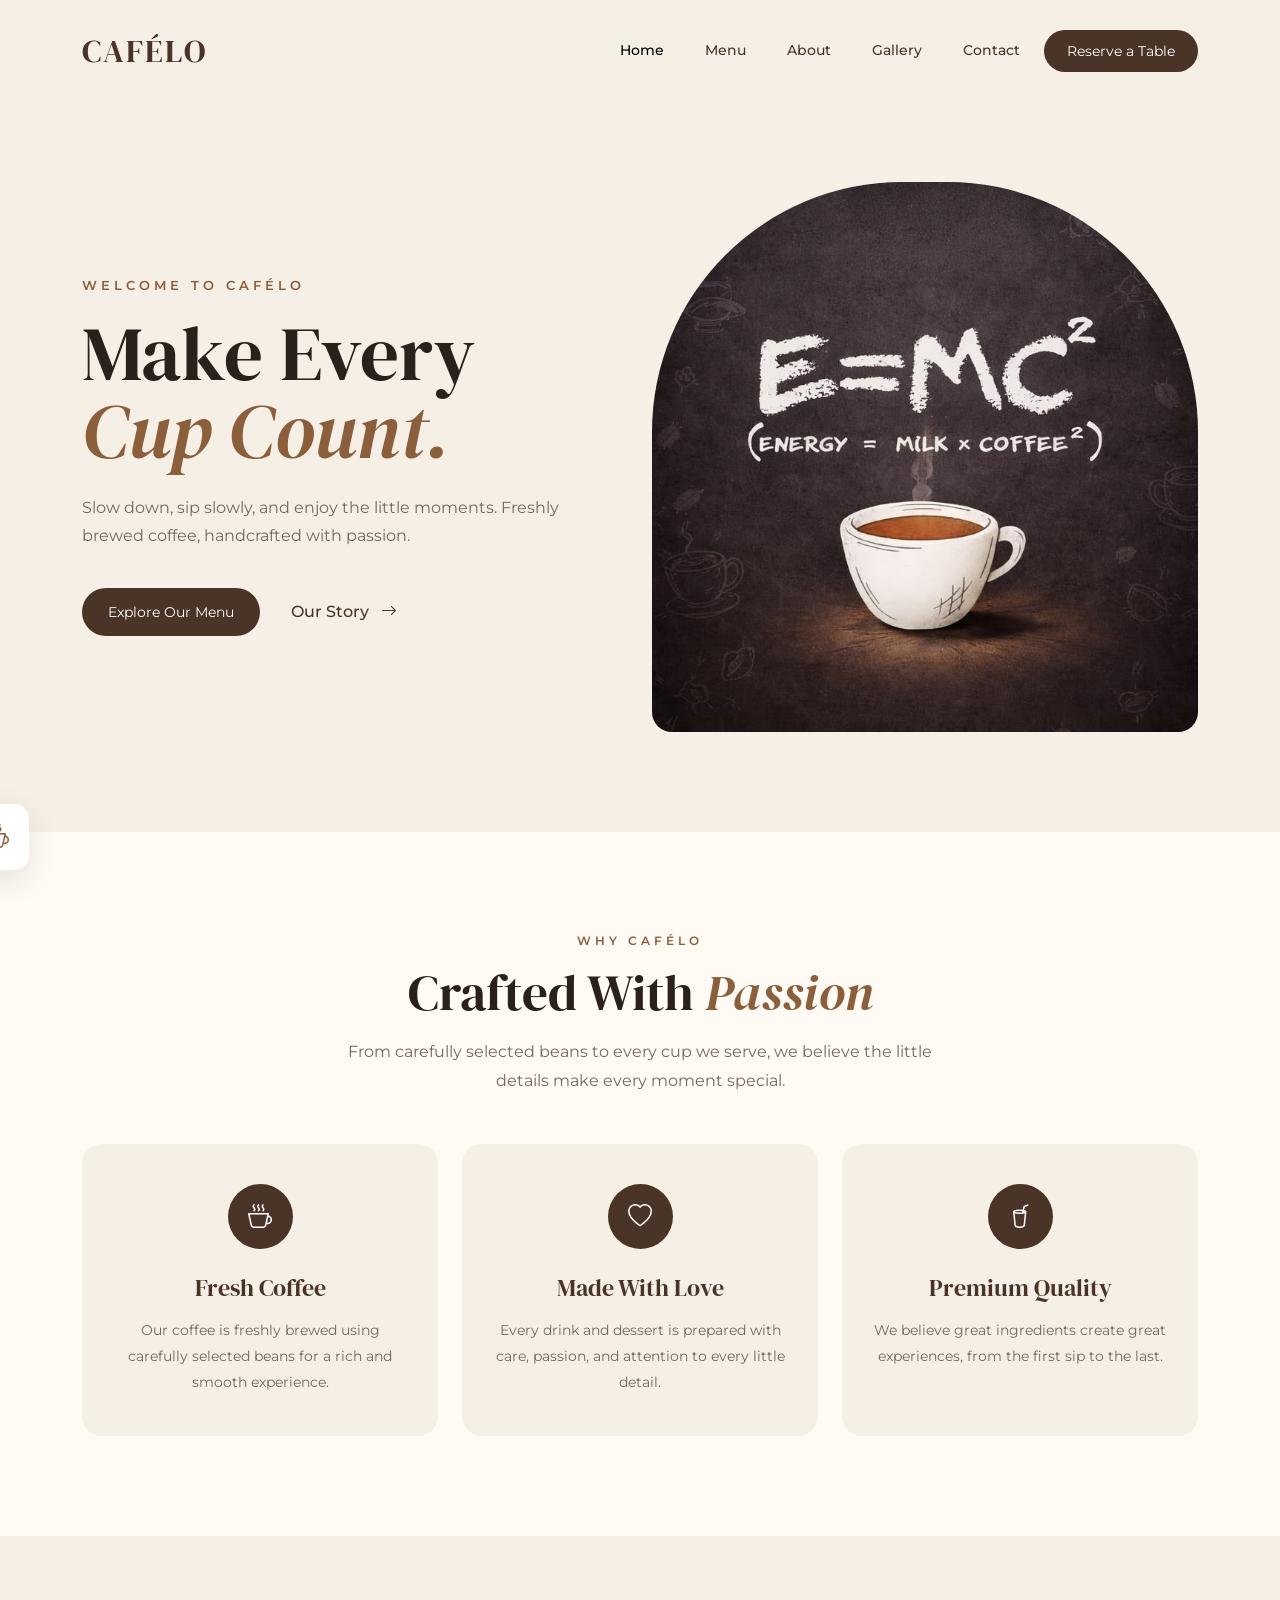
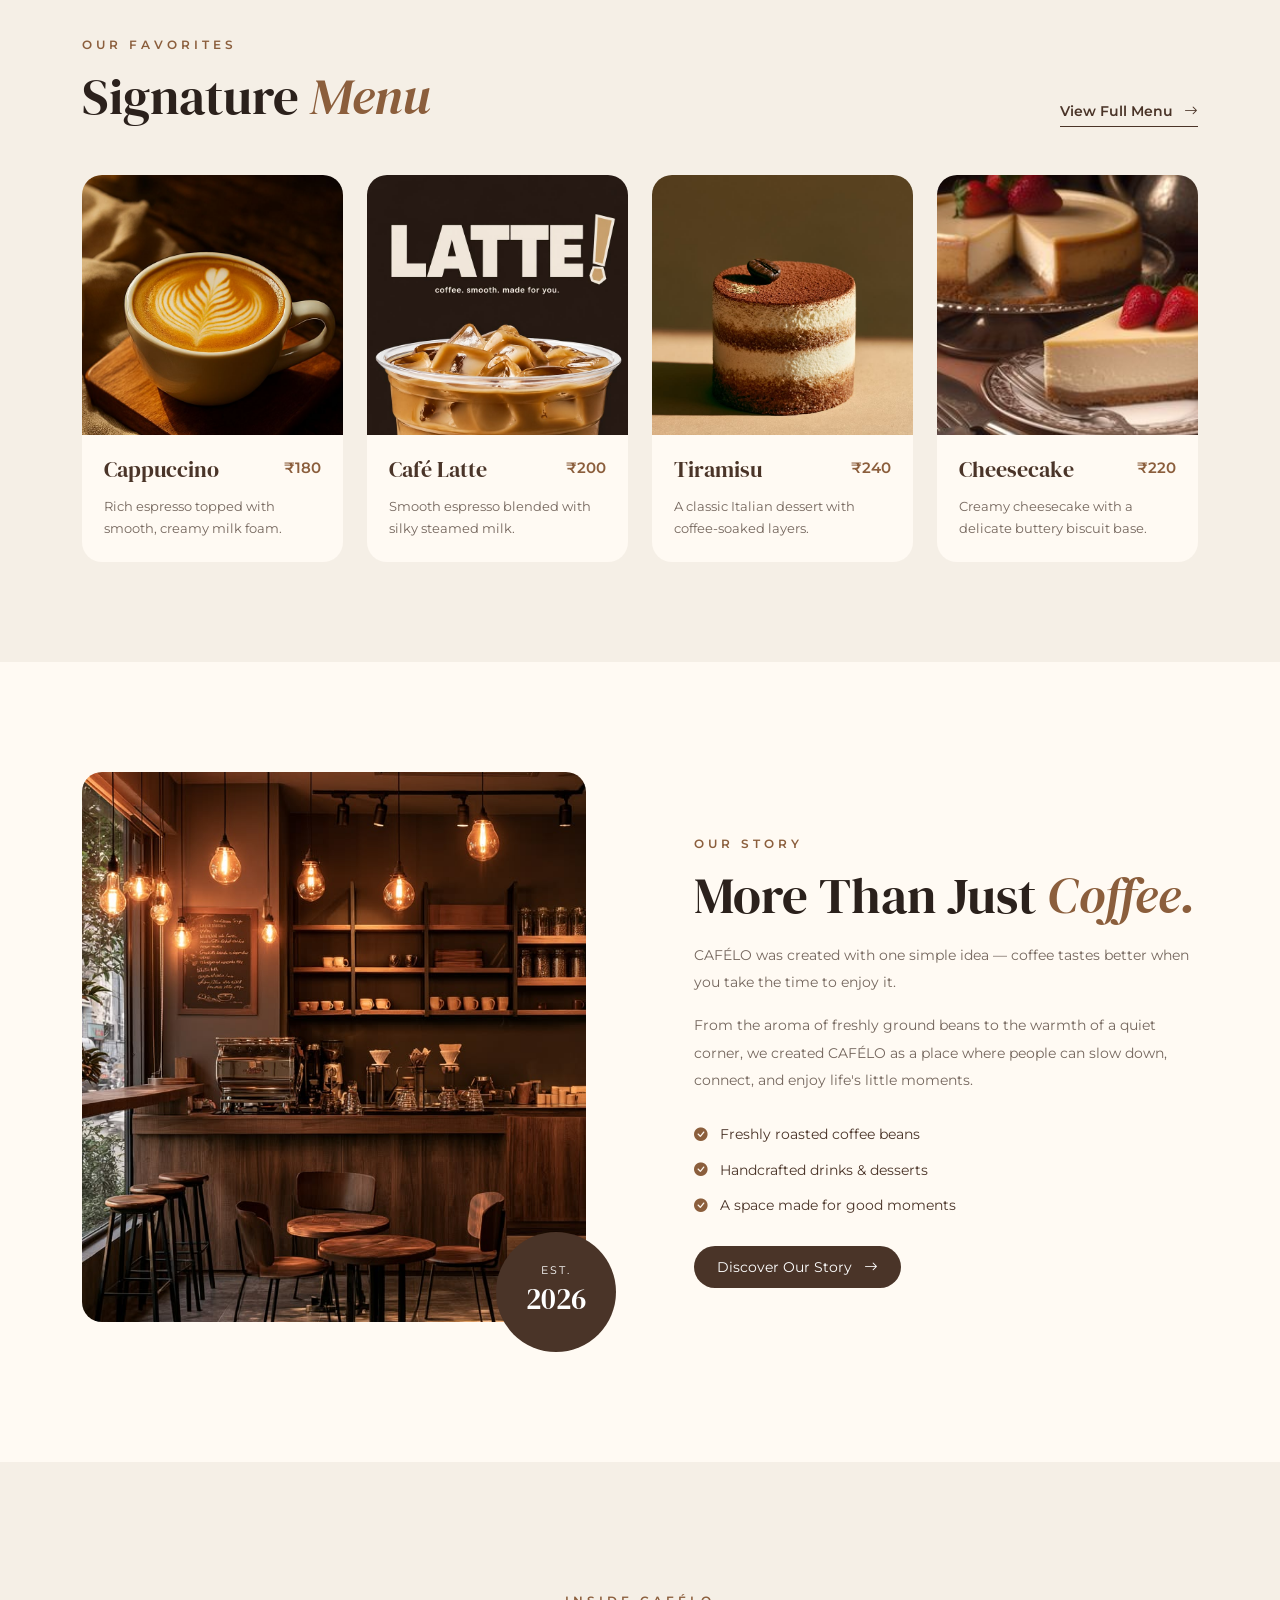
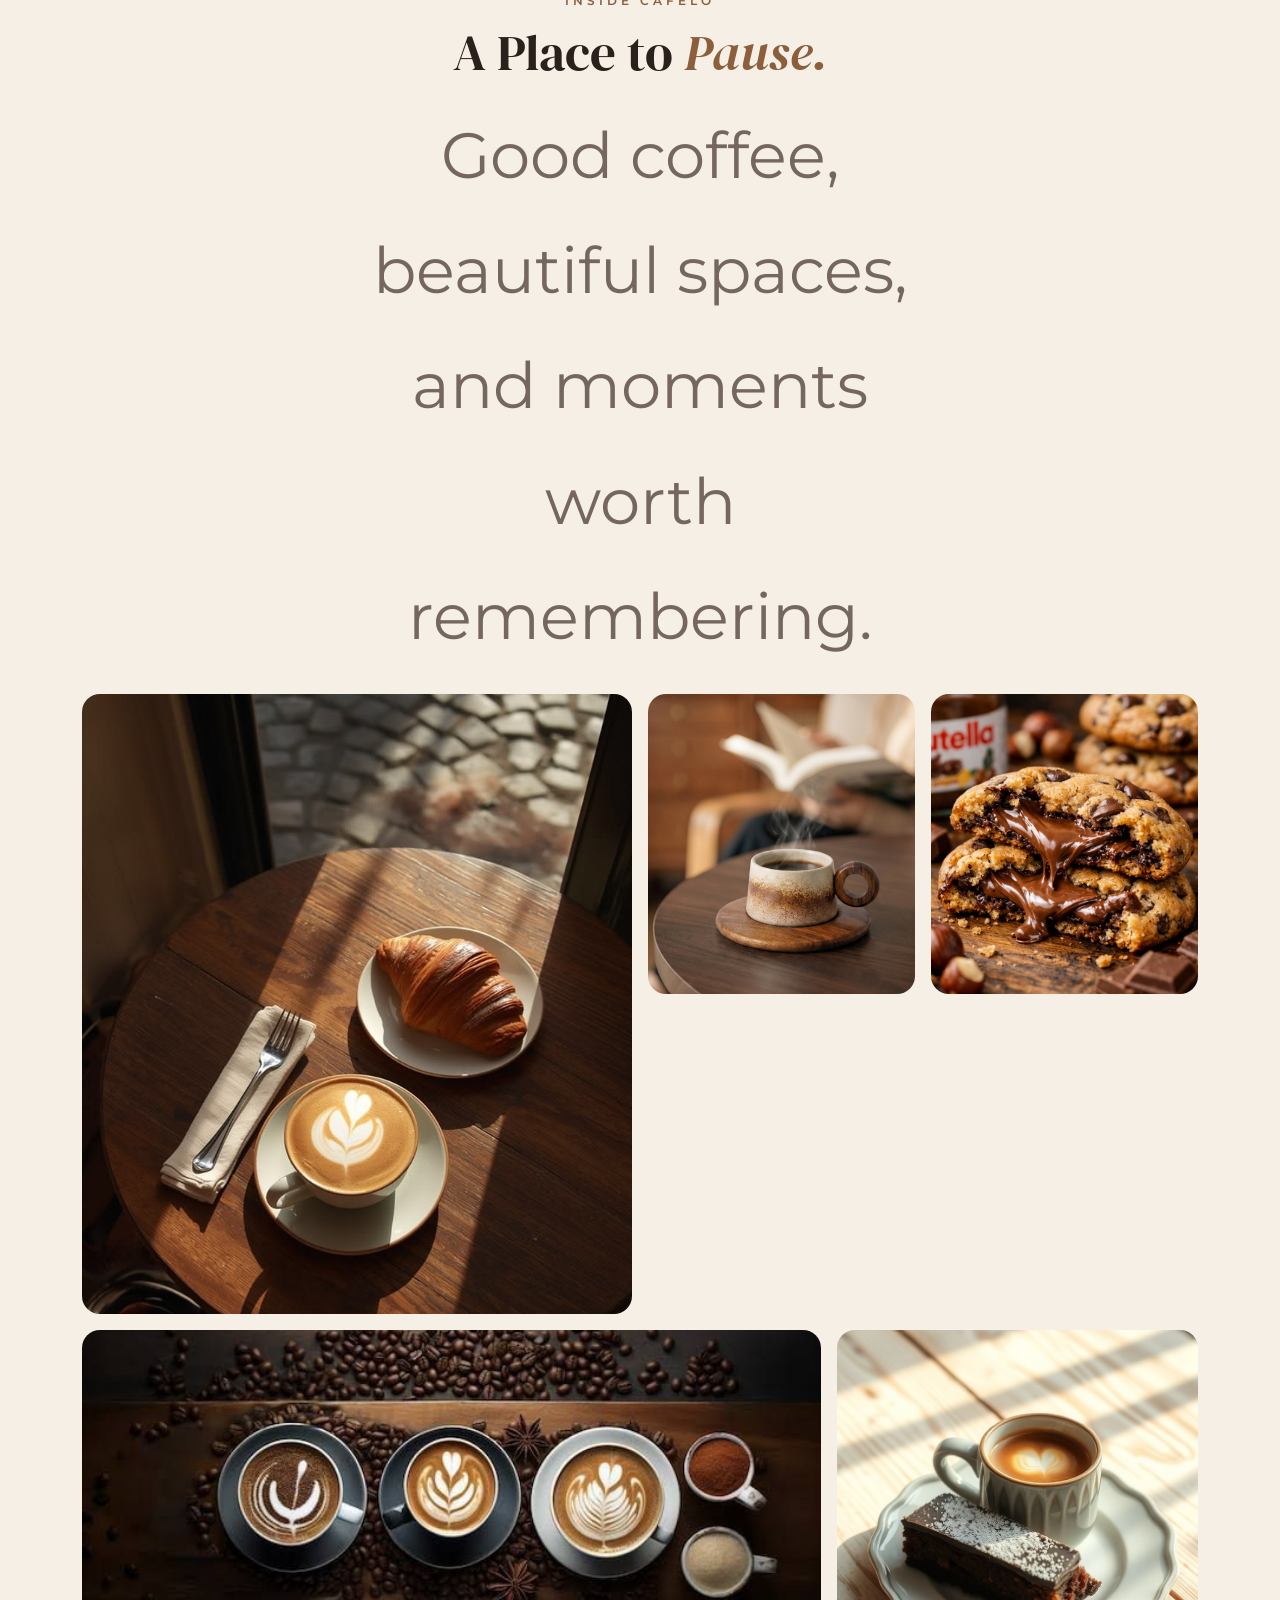
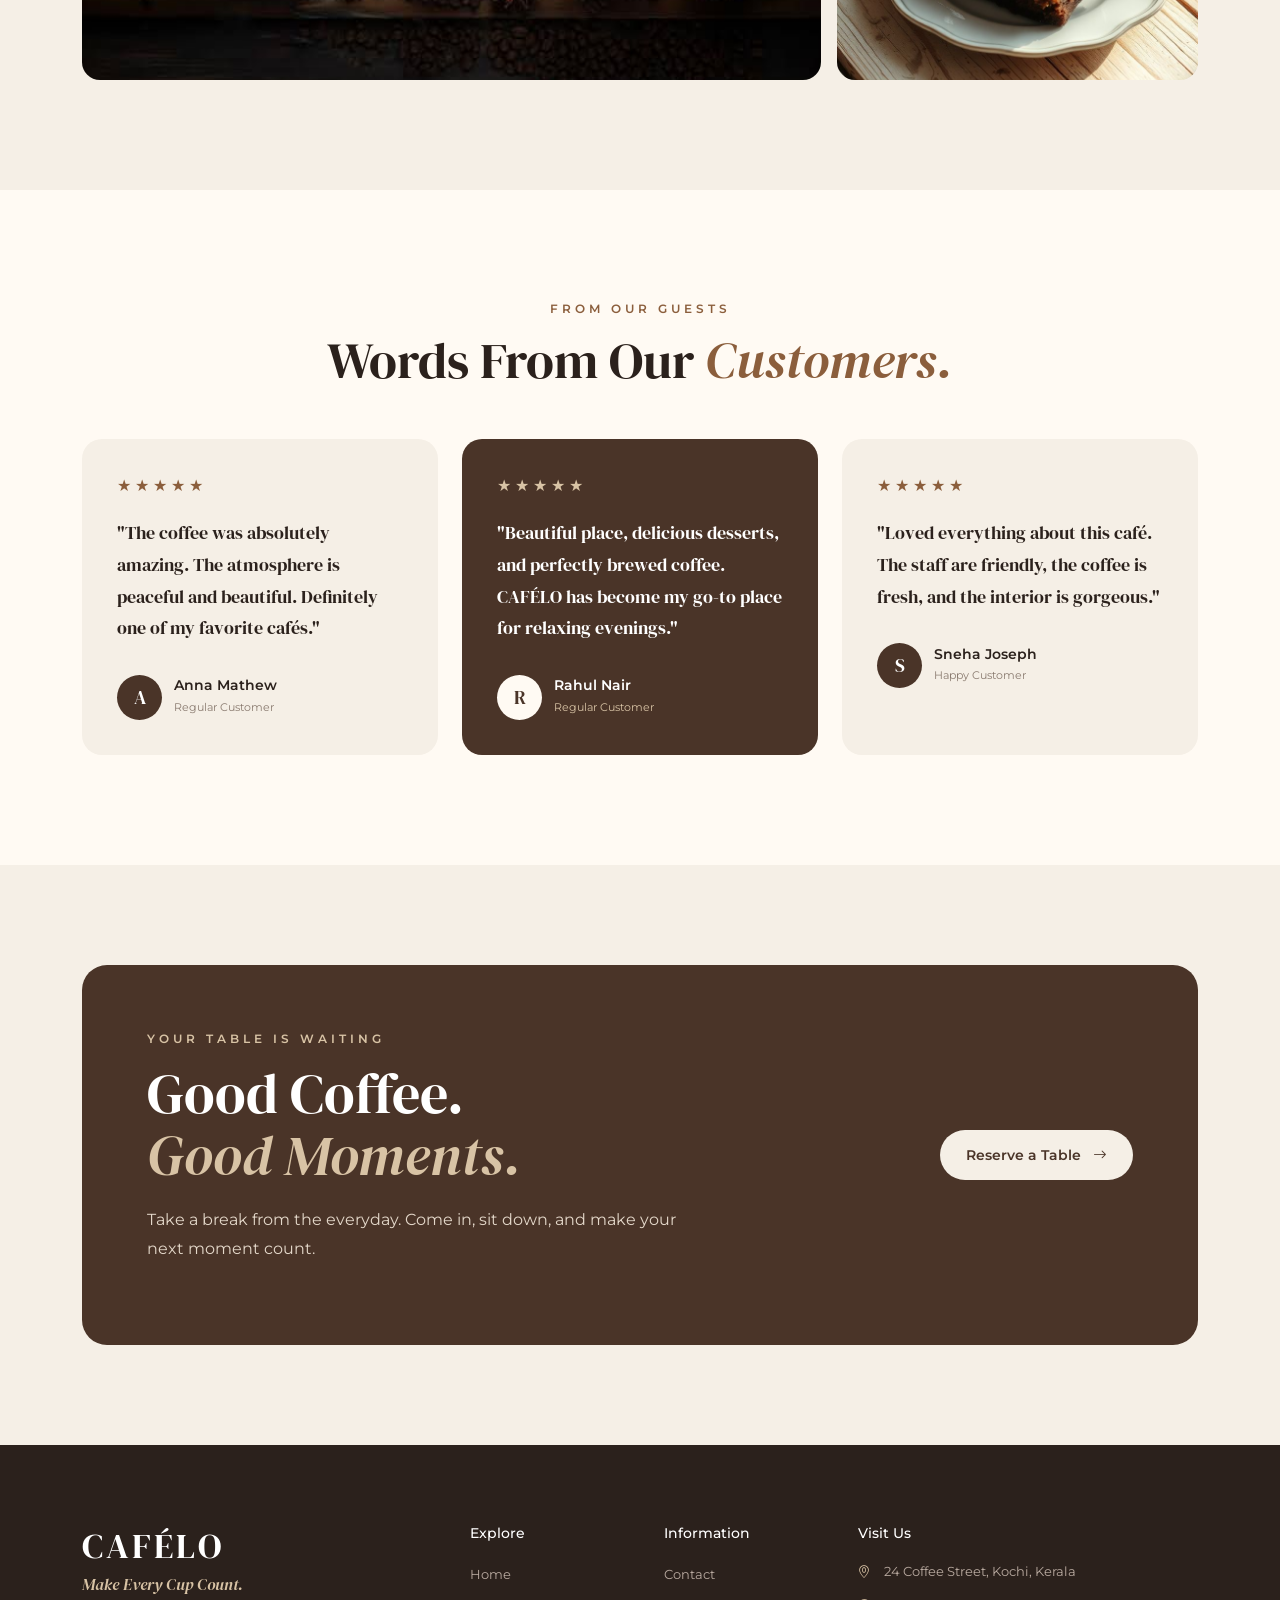
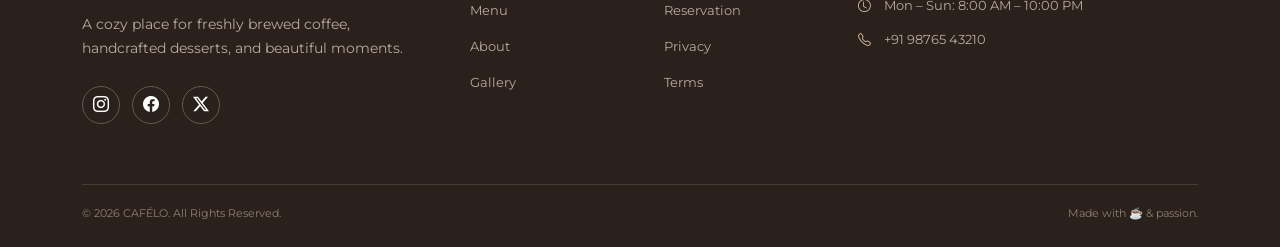
<file: index.html>
<!DOCTYPE html>
<html lang="en">

<head>

    <meta charset="UTF-8">

    <meta name="viewport" content="width=device-width, initial-scale=1.0">

    <title>CAFÉLO | Make Every Cup Count</title>

    <!-- Bootstrap CSS -->
    <link
        href="https://cdn.jsdelivr.net/npm/bootstrap@5.3.3/dist/css/bootstrap.min.css"
        rel="stylesheet">

    <!-- Bootstrap Icons -->
    <link
        rel="stylesheet"
        href="https://cdn.jsdelivr.net/npm/bootstrap-icons@1.11.3/font/bootstrap-icons.css">

    <!-- Google Font -->
    <link
        href="https://fonts.googleapis.com/css2?family=DM+Serif+Display&family=Montserrat:wght@400;500;600&display=swap"
        rel="stylesheet">

    <!-- Custom CSS -->
    <link rel="stylesheet" href="css/style.css">

</head>

<body>
    <nav class="navbar navbar-expand-lg cafe-navbar">

    <div class="container">

        <!-- Logo -->
        <a class="navbar-brand cafe-logo" href="index.html">
            CAFÉLO
        </a>

        <!-- Mobile menu button -->
        <button
            class="navbar-toggler"
            type="button"
            data-bs-toggle="collapse" 
            data-bs-target="#cafeNavbar">

            <i class="bi bi-list"></i>

        </button>

        <!-- Navigation -->
        <div class="collapse navbar-collapse" id="cafeNavbar">

            <ul class="navbar-nav ms-auto align-items-lg-center">

                <li class="nav-item">
                    <a class="nav-link active" href="index.html">
                        Home
                    </a>
                </li>

                <li class="nav-item">
                    <a class="nav-link" href="menu.html">
                        Menu
                    </a>
                </li>

                <li class="nav-item">
                    <a class="nav-link" href="about.html">
                        About
                    </a>
                </li>

                <li class="nav-item">
                    <a class="nav-link" href="gallery.html">
                        Gallery
                    </a>
                </li>

                <li class="nav-item">
                    <a class="nav-link" href="contact.html">
                        Contact
                    </a>
                </li>

                <li class="nav-item ms-lg-3">
                    <a class="btn cafe-btn" href="reservation.html">
                        Reserve a Table
                    </a>
                </li>

            </ul>

        </div>

    </div>

</nav>

<!-- =========================
     HERO SECTION
     ========================= -->

<section class="hero-section">

    <div class="container">

        <div class="row align-items-center">

            <!-- Left Content -->
            <div class="col-lg-6">

                <p class="hero-small-text">
                    WELCOME TO CAFÉLO
                </p>

                <h1 class="hero-title">
                    Make Every
                    <span>Cup Count.</span>
                </h1>

                <p class="hero-description">
                    Slow down, sip slowly, and enjoy the little moments.
                    Freshly brewed coffee, handcrafted with passion.
                </p>

                <div class="hero-buttons">

                    <a href="menu.html" class="btn cafe-btn hero-btn">
                        Explore Our Menu
                    </a>

                    <a href="about.html" class="btn story-btn">
                        Our Story
                        <i class="bi bi-arrow-right"></i>
                    </a>

                </div>

            </div>

            <!-- Right Image -->
            <div class="col-lg-6">

                <div class="hero-image">

                    <img
                        src="assets/coffee-hero.jpg"
                        alt="Freshly brewed coffee"
                        class="img-fluid hero-image">

                    <div class="hero-badge">

                        <i class="bi bi-cup-hot"></i>

                

                    </div>

                </div>

            </div>

        </div>

    </div>

</section>
<!-- =========================
     WHY CAFÉLO
     ========================= -->

<section class="why-section">

    <div class="container">

        <div class="text-center mb-5">

            <p class="section-subtitle">
                WHY CAFÉLO
            </p>

            <h2 class="section-title">
                Crafted With <span>Passion</span>
            </h2>

            <p class="section-description mx-auto">
                From carefully selected beans to every cup we serve,
                we believe the little details make every moment special.
            </p>

        </div>

        <div class="row g-4">

            <!-- Card 1 -->
            <div class="col-md-4">

                <div class="feature-card">

                    <div class="feature-icon">
                        <i class="bi bi-cup-hot"></i>
                    </div>

                    <h3>Fresh Coffee</h3>

                    <p>
                        Our coffee is freshly brewed using carefully
                        selected beans for a rich and smooth experience.
                    </p>

                </div>

            </div>

            <!-- Card 2 -->
            <div class="col-md-4">

                <div class="feature-card">

                    <div class="feature-icon">
                        <i class="bi bi-heart"></i>
                    </div>

                    <h3>Made With Love</h3>

                    <p>
                        Every drink and dessert is prepared with care,
                        passion, and attention to every little detail.
                    </p>

                </div>

            </div>

            <!-- Card 3 -->
            <div class="col-md-4">

                <div class="feature-card">

                    <div class="feature-icon">
                        <i class="bi bi-cup-straw"></i>
                    </div>

                    <h3>Premium Quality</h3>

                    <p>
                        We believe great ingredients create great
                        experiences, from the first sip to the last.
                    </p>

                </div>

            </div>

        </div>

    </div>

</section>

<!-- =========================
     SIGNATURE MENU
     ========================= -->

<section class="menu-section">

    <div class="container">

        <!-- Section Heading -->
        <div class="d-flex justify-content-between align-items-end mb-5">

            <div>
                <p class="section-subtitle">OUR FAVORITES</p>

                <h2 class="section-title mb-0">
                    Signature <span>Menu</span>
                </h2>
            </div>

            <a href="menu.html" class="menu-link">
                View Full Menu
                <i class="bi bi-arrow-right"></i>
            </a>

        </div>


        <!-- Menu Cards -->
        <div class="row g-4">

            <!-- Coffee 1 -->
            <div class="col-lg-3 col-md-6">

                <div class="menu-card">

                    <div class="menu-image">
                        <img src="assets/cappuccino.jpg"
                             alt="Cappuccino"
                             class="img-fluid">
                    </div>

                    <div class="menu-content">

                        <div class="d-flex justify-content-between">

                            <h3>Cappuccino</h3>

                            <span>₹180</span>

                        </div>

                        <p>
                            Rich espresso topped with smooth,
                            creamy milk foam.
                        </p>

                    </div>

                </div>

            </div>


            <!-- Coffee 2 -->
            <div class="col-lg-3 col-md-6">

                <div class="menu-card">

                    <div class="menu-image">
                        <img src="assets/latte.jpg"
                             alt="Café Latte"
                             class="img-fluid">
                    </div>

                    <div class="menu-content">

                        <div class="d-flex justify-content-between">

                            <h3>Café Latte</h3>

                            <span>₹200</span>

                        </div>

                        <p>
                            Smooth espresso blended with
                            silky steamed milk.
                        </p>

                    </div>

                </div>

            </div>


            <!-- Dessert -->
            <div class="col-lg-3 col-md-6">

                <div class="menu-card">

                    <div class="menu-image">
                        <img src="assets/tiramisu.jpg"
                             alt="Tiramisu"
                             class="img-fluid">
                    </div>

                    <div class="menu-content">

                        <div class="d-flex justify-content-between">

                            <h3>Tiramisu</h3>

                            <span>₹240</span>

                        </div>

                        <p>
                            A classic Italian dessert with
                            coffee-soaked layers.
                        </p>

                    </div>

                </div>

            </div>


            <!-- Dessert 2 -->
            <div class="col-lg-3 col-md-6">

                <div class="menu-card">

                    <div class="menu-image">
                        <img src="assets/cheesecake.jpg"
                             alt="Cheesecake"
                             class="img-fluid">
                    </div>

                    <div class="menu-content">

                        <div class="d-flex justify-content-between">

                            <h3>Cheesecake</h3>

                            <span>₹220</span>

                        </div>

                        <p>
                            Creamy cheesecake with a delicate
                            buttery biscuit base.
                        </p>

                    </div>

                </div>

            </div>

        </div>

    </div>

</section>
<!-- =========================
     OUR STORY
     ========================= -->

<section class="story-section">

    <div class="container">

        <div class="row align-items-center g-5">

            <!-- Image -->
            <div class="col-lg-6">

                <div class="story-image-wrapper">

                    <img
                        src="assets/cafe-interior.jpg"
                        alt="CAFÉLO cafe interior"
                        class="img-fluid story-image">

                    <div class="story-number">
                        <span>EST.</span>
                        <strong>2026</strong>
                    </div>

                </div>

            </div>


            <!-- Content -->
            <div class="col-lg-6">

                <div class="story-content">

                    <p class="section-subtitle">
                        OUR STORY
                    </p>

                    <h2 class="section-title">
                        More Than Just
                        <span>Coffee.</span>
                    </h2>

                    <p>
                        CAFÉLO was created with one simple idea —
                        coffee tastes better when you take the time
                        to enjoy it.
                    </p>

                    <p>
                        From the aroma of freshly ground beans to the
                        warmth of a quiet corner, we created CAFÉLO
                        as a place where people can slow down,
                        connect, and enjoy life's little moments.
                    </p>

                    <div class="story-points">

                        <div class="story-point">
                            <i class="bi bi-check-circle-fill"></i>
                            <span>Freshly roasted coffee beans</span>
                        </div>

                        <div class="story-point">
                            <i class="bi bi-check-circle-fill"></i>
                            <span>Handcrafted drinks & desserts</span>
                        </div>

                        <div class="story-point">
                            <i class="bi bi-check-circle-fill"></i>
                            <span>A space made for good moments</span>
                        </div>

                    </div>

                    <a href="about.html" class="btn cafe-btn story-main-btn">
                        Discover Our Story
                        <i class="bi bi-arrow-right"></i>
                    </a>

                </div>

            </div>

        </div>

    </div>

</section>
<!-- =========================
     GALLERY
     ========================= -->

<section class="gallery-section">

    <div class="container">

        <!-- Heading -->
        <div class="text-center gallery-heading">

            <p class="section-subtitle">
                INSIDE CAFÉLO
            </p>

            <h2 class="section-title">
                A Place to <span>Pause.</span>
            </h2>

            <p class="section-description mx-auto">
                Good coffee, beautiful spaces, and moments worth
                remembering.
            </p>

        </div>


        <!-- Gallery -->
        <div class="row g-3 gallery-grid">

            <!-- Large Image -->
            <div class="col-lg-6">

                <div class="gallery-item gallery-large">

                    <img
                        src="assets/gallery-1.jpg"
                        alt="CAFÉLO coffee">

                    <div class="gallery-overlay">
                        <span>Freshly Brewed</span>
                    </div>

                </div>

            </div>


            <!-- Right Top -->
            <div class="col-lg-3 col-md-6">

                <div class="gallery-item">

                    <img
                        src="assets/gallery-2.jpg"
                        alt="Coffee cup">

                    <div class="gallery-overlay">
                        <span>Everyday Moments</span>
                    </div>

                </div>

            </div>


            <!-- Right Bottom -->
            <div class="col-lg-3 col-md-6">

                <div class="gallery-item">

                    <img
                        src="assets/gallery-3.jpg"
                        alt="Cafe dessert">

                    <div class="gallery-overlay">
                        <span>Sweet Moments</span>
                    </div>

                </div>

            </div>


            <!-- Bottom Wide -->
            <div class="col-lg-8">

                <div class="gallery-item gallery-wide">

                    <img
                        src="assets/gallery-4.jpg"
                        alt="Cafe interior">

                    <div class="gallery-overlay">
                        <span>The CAFÉLO Experience</span>
                    </div>

                </div>

            </div>


            <!-- Bottom Small -->
            <div class="col-lg-4">

                <div class="gallery-item gallery-wide">

                    <img
                        src="assets/gallery-5.jpg"
                        alt="Coffee and dessert">

                    <div class="gallery-overlay">
                        <span>Made With Love</span>
                    </div>

                </div>

            </div>

        </div>

    </div>

</section>
<!-- =========================
     CUSTOMER REVIEWS
     ========================= -->

<section class="reviews-section">

    <div class="container">

        <div class="text-center mb-5">

            <p class="section-subtitle">
                FROM OUR GUESTS
            </p>

            <h2 class="section-title">
                Words From Our <span>Customers.</span>
            </h2>

        </div>


        <div class="row g-4">

            <!-- Review 1 -->
            <div class="col-lg-4">

                <div class="review-card">

                    <div class="stars">
                        ★★★★★
                    </div>

                    <p class="review-text">
                        "The coffee was absolutely amazing. The
                        atmosphere is peaceful and beautiful.
                        Definitely one of my favorite cafés."
                    </p>

                    <div class="review-user">

                        <div class="user-avatar">
                            A
                        </div>

                        <div>
                            <h4>Anna Mathew</h4>
                            <small>Regular Customer</small>
                        </div>

                    </div>

                </div>

            </div>


            <!-- Review 2 -->
            <div class="col-lg-4">

                <div class="review-card featured-review">

                    <div class="stars">
                        ★★★★★
                    </div>

                    <p class="review-text">
                        "Beautiful place, delicious desserts, and
                        perfectly brewed coffee. CAFÉLO has become
                        my go-to place for relaxing evenings."
                    </p>

                    <div class="review-user">

                        <div class="user-avatar">
                            R
                        </div>

                        <div>
                            <h4>Rahul Nair</h4>
                            <small>Regular Customer</small>
                        </div>

                    </div>

                </div>

            </div>


            <!-- Review 3 -->
            <div class="col-lg-4">

                <div class="review-card">

                    <div class="stars">
                        ★★★★★
                    </div>

                    <p class="review-text">
                        "Loved everything about this café. The staff
                        are friendly, the coffee is fresh, and the
                        interior is gorgeous."
                    </p>

                    <div class="review-user">

                        <div class="user-avatar">
                            S
                        </div>

                        <div>
                            <h4>Sneha Joseph</h4>
                            <small>Happy Customer</small>
                        </div>

                    </div>

                </div>

            </div>

        </div>

    </div>

</section>

<!-- =========================
     RESERVATION CTA
     ========================= -->

<section class="reservation-section">

    <div class="container">

        <div class="reservation-box">

            <div class="row align-items-center">

                <div class="col-lg-8">

                    <p class="reservation-subtitle">
                        YOUR TABLE IS WAITING
                    </p>

                    <h2>
                        Good Coffee.
                        <br>
                        <span>Good Moments.</span>
                    </h2>

                    <p>
                        Take a break from the everyday.
                        Come in, sit down, and make your
                        next moment count.
                    </p>

                </div>

                <div class="col-lg-4 text-lg-end mt-4 mt-lg-0">

                    <a href="reservation.html"
                       class="btn reservation-btn">

                        Reserve a Table
                        <i class="bi bi-arrow-right"></i>

                    </a>

                </div>

            </div>

        </div>

    </div>

</section>

<!-- =========================
     FOOTER
     ========================= -->

<footer class="cafe-footer">

    <div class="container">

        <div class="row g-5">

            <!-- Brand -->
            <div class="col-lg-4">

                <h2 class="footer-logo">
                    CAFÉLO
                </h2>

                <p class="footer-tagline">
                    Make Every Cup Count.
                </p>

                <p class="footer-description">
                    A cozy place for freshly brewed coffee,
                    handcrafted desserts, and beautiful moments.
                </p>

                <div class="social-icons">

                    <a href="#">
                        <i class="bi bi-instagram"></i>
                    </a>

                    <a href="#">
                        <i class="bi bi-facebook"></i>
                    </a>

                    <a href="#">
                        <i class="bi bi-twitter-x"></i>
                    </a>

                </div>

            </div>


            <!-- Quick Links -->
            <div class="col-6 col-lg-2">

                <h5>Explore</h5>

                <ul>

                    <li>
                        <a href="index.html">Home</a>
                    </li>

                    <li>
                        <a href="menu.html">Menu</a>
                    </li>

                    <li>
                        <a href="about.html">About</a>
                    </li>

                    <li>
                        <a href="gallery.html">Gallery</a>
                    </li>

                </ul>

            </div>


            <!-- Information -->
            <div class="col-6 col-lg-2">

                <h5>Information</h5>

                <ul>

                    <li>
                        <a href="contact.html">Contact</a>
                    </li>

                    <li>
                        <a href="reservation.html">Reservation</a>
                    </li>

                    <li>
                        <a href="#">Privacy</a>
                    </li>

                    <li>
                        <a href="#">Terms</a>
                    </li>

                </ul>

            </div>


            <!-- Contact -->
            <div class="col-lg-4">

                <h5>Visit Us</h5>

                <div class="footer-contact">

                    <p>
                        <i class="bi bi-geo-alt"></i>
                        24 Coffee Street, Kochi, Kerala
                    </p>

                    <p>
                        <i class="bi bi-clock"></i>
                        Mon – Sun: 8:00 AM – 10:00 PM
                    </p>

                    <p>
                        <i class="bi bi-telephone"></i>
                        +91 98765 43210
                    </p>

                </div>

            </div>

        </div>


        <!-- Bottom -->
        <div class="footer-bottom">

            <p>
                © 2026 CAFÉLO. All Rights Reserved.
            </p>

            <p>
                Made with ☕ & passion.
            </p>

        </div>

    </div>

</footer>
</body>

</html>
</file>
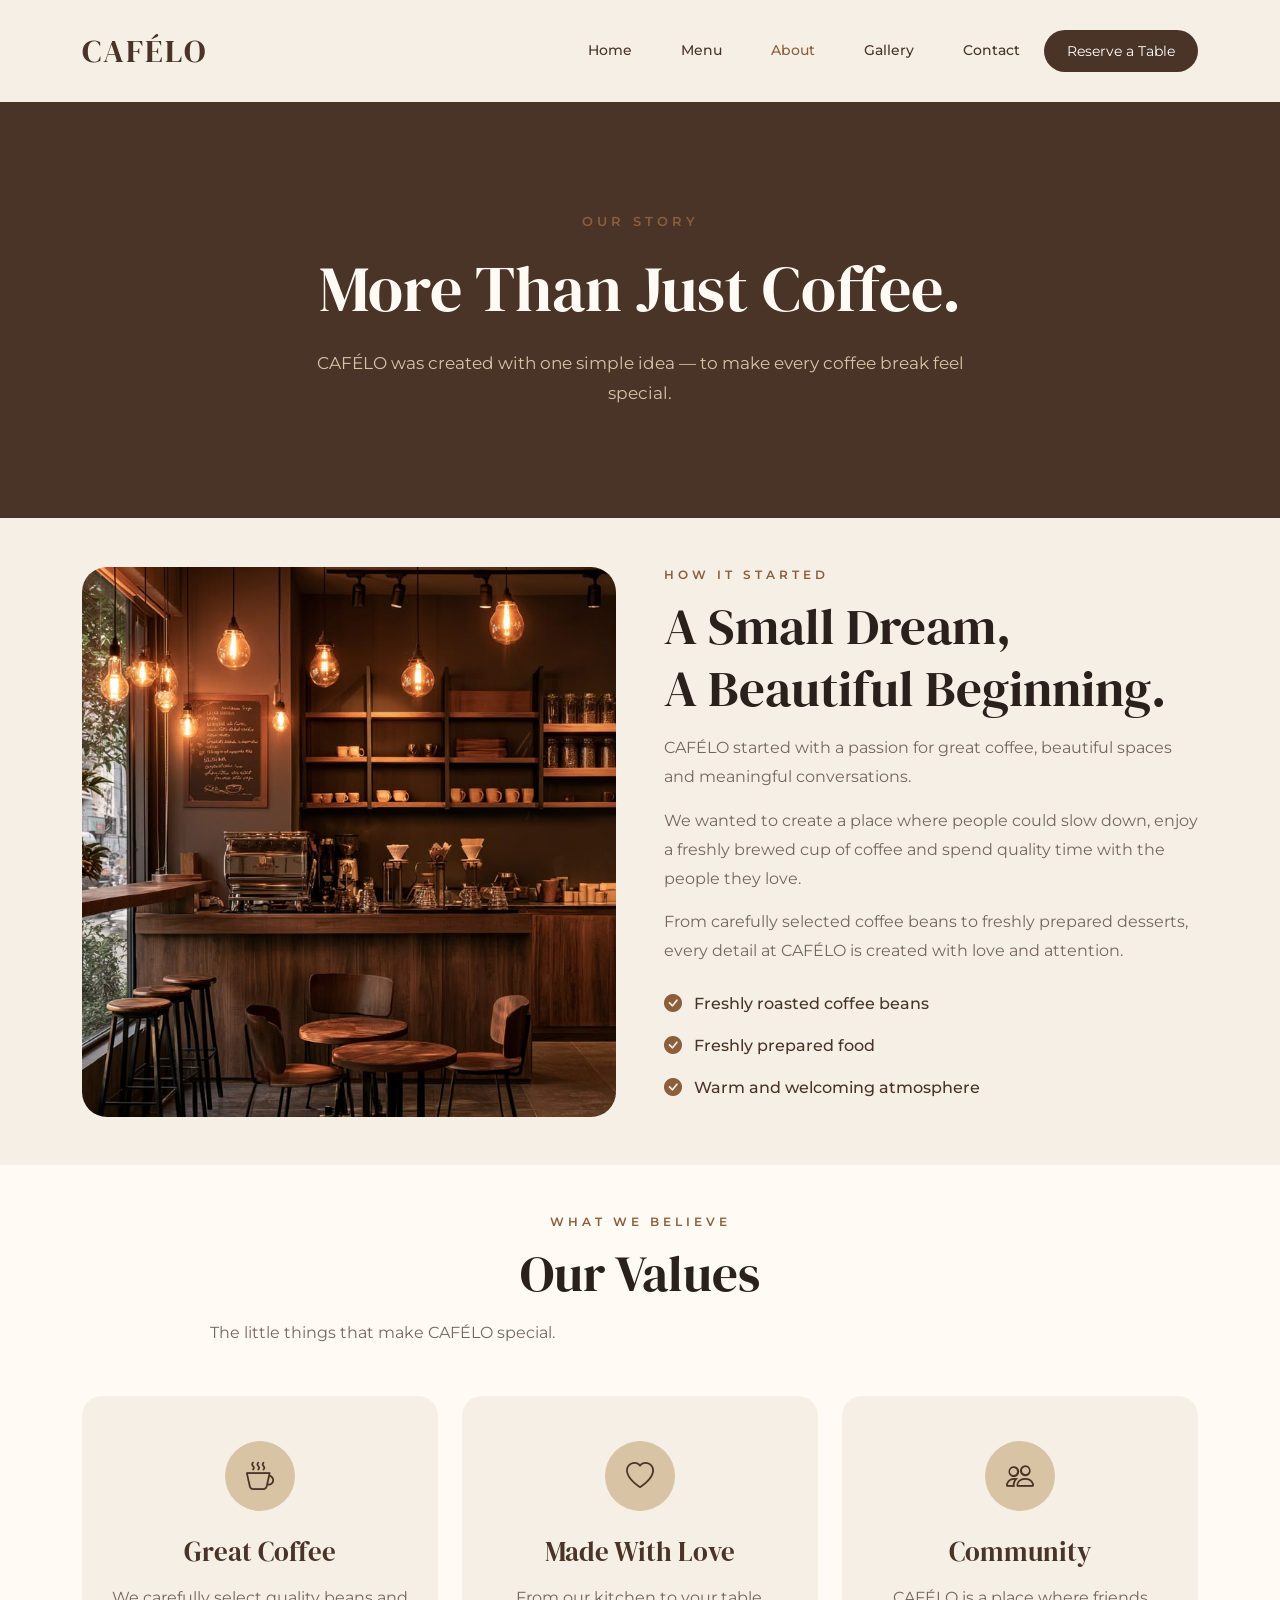
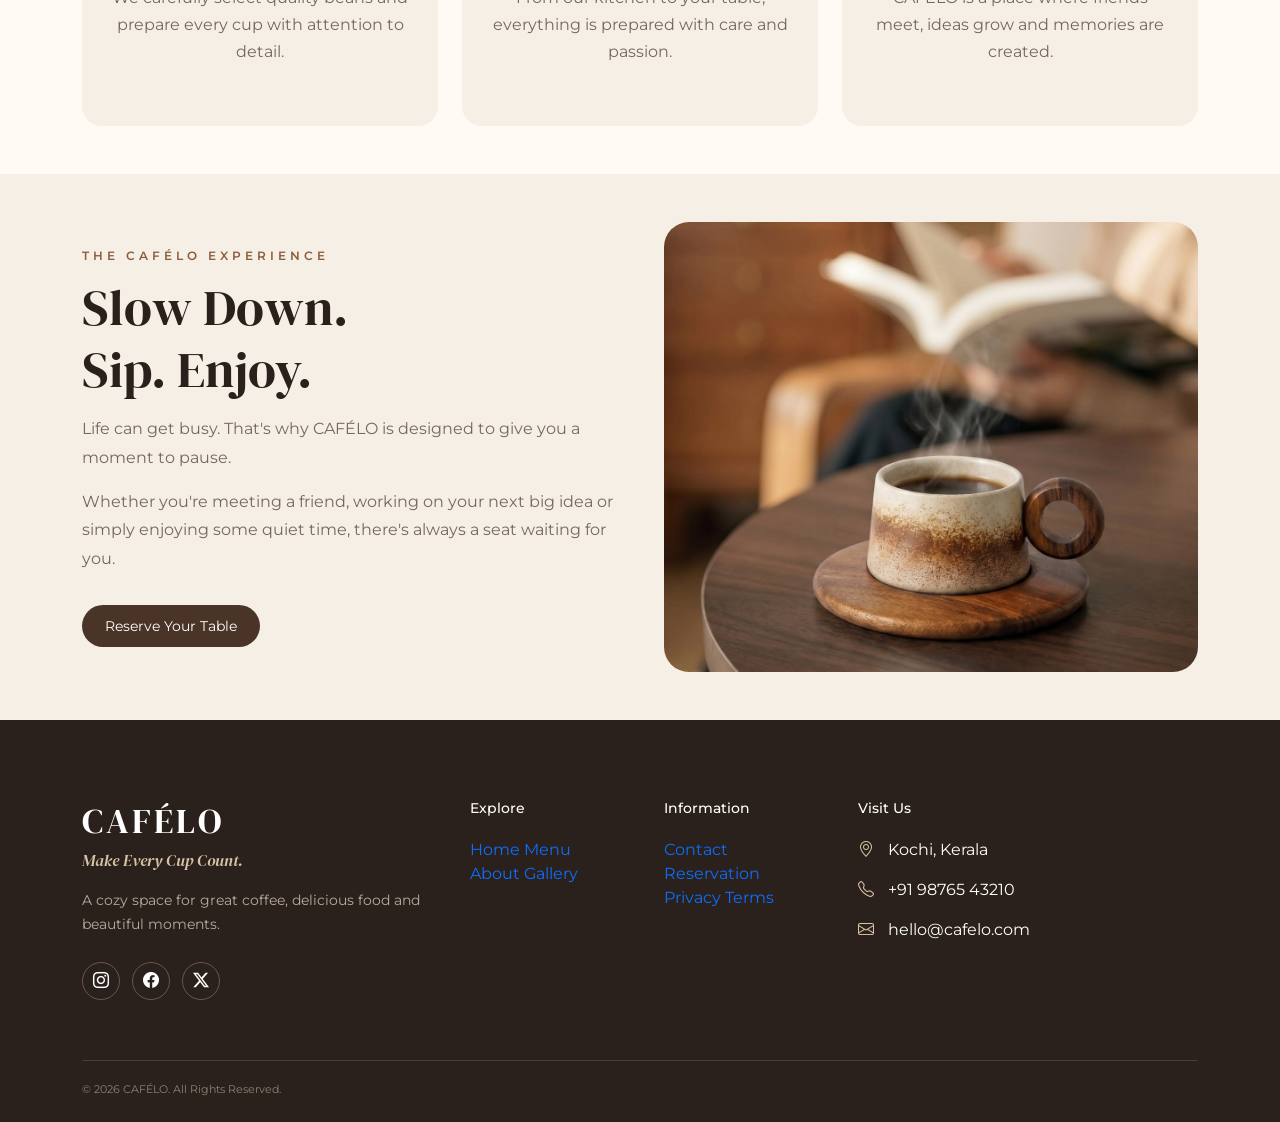
<file: about.html>
<!DOCTYPE html>
<html lang="en">

<head>
    <meta charset="UTF-8">
    <meta name="viewport" content="width=device-width, initial-scale=1.0">

    <title>About Us | CAFÉLO</title>

    <!-- Bootstrap CSS -->
    <link href="https://cdn.jsdelivr.net/npm/bootstrap@5.3.3/dist/css/bootstrap.min.css"
        rel="stylesheet">

    <!-- Bootstrap Icons -->
    <link rel="stylesheet"
        href="https://cdn.jsdelivr.net/npm/bootstrap-icons@1.11.3/font/bootstrap-icons.min.css">

    <!-- Google Fonts -->
    <link href="https://fonts.googleapis.com/css2?family=DM+Serif+Display&family=Montserrat:wght@400;500;600;700&display=swap"
        rel="stylesheet">

    <!-- Custom CSS -->
    <link rel="stylesheet" href="css/style.css">
</head>

<body>

    <!-- ================= NAVBAR ================= -->

    <nav class="navbar cafe-navbar">
        <div class="container">

            <a class="navbar-brand cafe-logo" href="index.html">
                CAFÉLO
            </a>

            <div class="d-flex align-items-center gap-4">

                <a class="nav-link" href="index.html">
                    Home
                </a>

                <a class="nav-link" href="menu.html">
                    Menu
                </a>

                <a class="nav-link active" href="about.html">
                    About
                </a>

                <a class="nav-link" href="gallery.html">
                    Gallery
                </a>

                <a class="nav-link" href="contact.html">
                    Contact
                </a>

                <a href="reservation.html" class="btn cafe-btn">
                    Reserve a Table
                </a>

            </div>

        </div>
    </nav>


    <!-- ================= ABOUT HERO ================= -->

    <section class="about-hero">

        <div class="container">

            <div class="row justify-content-center text-center">

                <div class="col-lg-8">

                    <p class="hero-small-text">
                        OUR STORY
                    </p>

                    <h1 class="about-heading">
                        More Than Just Coffee.
                    </h1>

                    <p class="about-description">
                        CAFÉLO was created with one simple idea —
                        to make every coffee break feel special.
                    </p>

                </div>

            </div>

        </div>

    </section>


    <!-- ================= OUR STORY ================= -->

    <section class="about-story-section py-5">

        <div class="container">

            <div class="row align-items-center g-5">

                <!-- Image -->

                <div class="col-lg-6">

                    <div class="about-image-wrapper">

                        <img src="assets/cafe-interior.jpg"
                            alt="CAFÉLO Cafe Interior"
                            class="about-image">

                    </div>

                </div>


                <!-- Content -->

                <div class="col-lg-6">

                    <p class="section-subtitle">
                        HOW IT STARTED
                    </p>

                    <h2 class="section-title">
                        A Small Dream,
                        <br>
                        A Beautiful Beginning.
                    </h2>

                    <p class="about-text">
                        CAFÉLO started with a passion for great coffee,
                        beautiful spaces and meaningful conversations.
                    </p>

                    <p class="about-text">
                        We wanted to create a place where people could
                        slow down, enjoy a freshly brewed cup of coffee
                        and spend quality time with the people they love.
                    </p>

                    <p class="about-text">
                        From carefully selected coffee beans to freshly
                        prepared desserts, every detail at CAFÉLO is
                        created with love and attention.
                    </p>

                    <div class="about-points">

                        <div class="about-point">
                            <i class="bi bi-check-circle-fill"></i>
                            <span>Freshly roasted coffee beans</span>
                        </div>

                        <div class="about-point">
                            <i class="bi bi-check-circle-fill"></i>
                            <span>Freshly prepared food</span>
                        </div>

                        <div class="about-point">
                            <i class="bi bi-check-circle-fill"></i>
                            <span>Warm and welcoming atmosphere</span>
                        </div>

                    </div>

                </div>

            </div>

        </div>

    </section>


    <!-- ================= VALUES ================= -->

    <section class="values-section py-5">

        <div class="container">

            <div class="text-center mb-5">

                <p class="section-subtitle">
                    WHAT WE BELIEVE
                </p>

                <h2 class="section-title">
                    Our Values
                </h2>

                <p class="section-description">
                    The little things that make CAFÉLO special.
                </p>

            </div>


            <div class="row g-4">


                <!-- Value 1 -->

                <div class="col-lg-4 col-md-6">

                    <div class="value-card text-center">

                        <div class="value-icon">
                            <i class="bi bi-cup-hot"></i>
                        </div>

                        <h3>
                            Great Coffee
                        </h3>

                        <p>
                            We carefully select quality beans and
                            prepare every cup with attention to detail.
                        </p>

                    </div>

                </div>


                <!-- Value 2 -->

                <div class="col-lg-4 col-md-6">

                    <div class="value-card text-center">

                        <div class="value-icon">
                            <i class="bi bi-heart"></i>
                        </div>

                        <h3>
                            Made With Love
                        </h3>

                        <p>
                            From our kitchen to your table,
                            everything is prepared with care and passion.
                        </p>

                    </div>

                </div>


                <!-- Value 3 -->

                <div class="col-lg-4 col-md-6">

                    <div class="value-card text-center">

                        <div class="value-icon">
                            <i class="bi bi-people"></i>
                        </div>

                        <h3>
                            Community
                        </h3>

                        <p>
                            CAFÉLO is a place where friends meet,
                            ideas grow and memories are created.
                        </p>

                    </div>

                </div>

            </div>

        </div>

    </section>


    <!-- ================= EXPERIENCE ================= -->

    <section class="experience-section py-5">

        <div class="container">

            <div class="row align-items-center g-5">

                <div class="col-lg-6">

                    <p class="section-subtitle">
                        THE CAFÉLO EXPERIENCE
                    </p>

                    <h2 class="section-title">
                        Slow Down.
                        <br>
                        Sip. Enjoy.
                    </h2>

                    <p class="about-text">
                        Life can get busy. That's why CAFÉLO is designed
                        to give you a moment to pause.
                    </p>

                    <p class="about-text">
                        Whether you're meeting a friend, working on your
                        next big idea or simply enjoying some quiet time,
                        there's always a seat waiting for you.
                    </p>

                    <a href="reservation.html"
                        class="btn cafe-btn mt-3">
                        Reserve Your Table
                    </a>

                </div>


                <div class="col-lg-6">

                    <div class="experience-image-wrapper">

                        <img src="assets/gallery-2.jpg"
                            alt="CAFÉLO Experience"
                            class="experience-image">

                    </div>

                </div>

            </div>

        </div>

    </section>


    <!-- ================= FOOTER ================= -->

    <footer class="cafe-footer">

        <div class="container">

            <div class="row g-5">

                <!-- Brand -->

                <div class="col-lg-4">

                    <h3 class="footer-logo">
                        CAFÉLO
                    </h3>

                    <p class="footer-tagline">
                        Make Every Cup Count.
                    </p>

                    <p class="footer-description">
                        A cozy space for great coffee,
                        delicious food and beautiful moments.
                    </p>

                    <div class="social-icons">

                        <a href="#">
                            <i class="bi bi-instagram"></i>
                        </a>

                        <a href="#">
                            <i class="bi bi-facebook"></i>
                        </a>

                        <a href="#">
                            <i class="bi bi-twitter-x"></i>
                        </a>

                    </div>

                </div>


                <!-- Explore -->

                <div class="col-lg-2 col-md-4">

                    <h5>
                        Explore
                    </h5>

                    <a href="index.html">Home</a>
                    <a href="menu.html">Menu</a>
                    <a href="about.html">About</a>
                    <a href="gallery.html">Gallery</a>

                </div>


                <!-- Information -->

                <div class="col-lg-2 col-md-4">

                    <h5>
                        Information
                    </h5>

                    <a href="contact.html">Contact</a>
                    <a href="reservation.html">Reservation</a>
                    <a href="#">Privacy</a>
                    <a href="#">Terms</a>

                </div>


                <!-- Visit -->

                <div class="col-lg-4 col-md-4">

                    <h5>
                        Visit Us
                    </h5>

                    <p class="footer-contact">
                        <i class="bi bi-geo-alt"></i>
                        Kochi, Kerala
                    </p>

                    <p class="footer-contact">
                        <i class="bi bi-telephone"></i>
                        +91 98765 43210
                    </p>

                    <p class="footer-contact">
                        <i class="bi bi-envelope"></i>
                        hello@cafelo.com
                    </p>

                </div>

            </div>


            <div class="footer-bottom">

                <p>
                    © 2026 CAFÉLO. All Rights Reserved.
                </p>

            </div>

        </div>

    </footer>


</body>
</html>
</file>
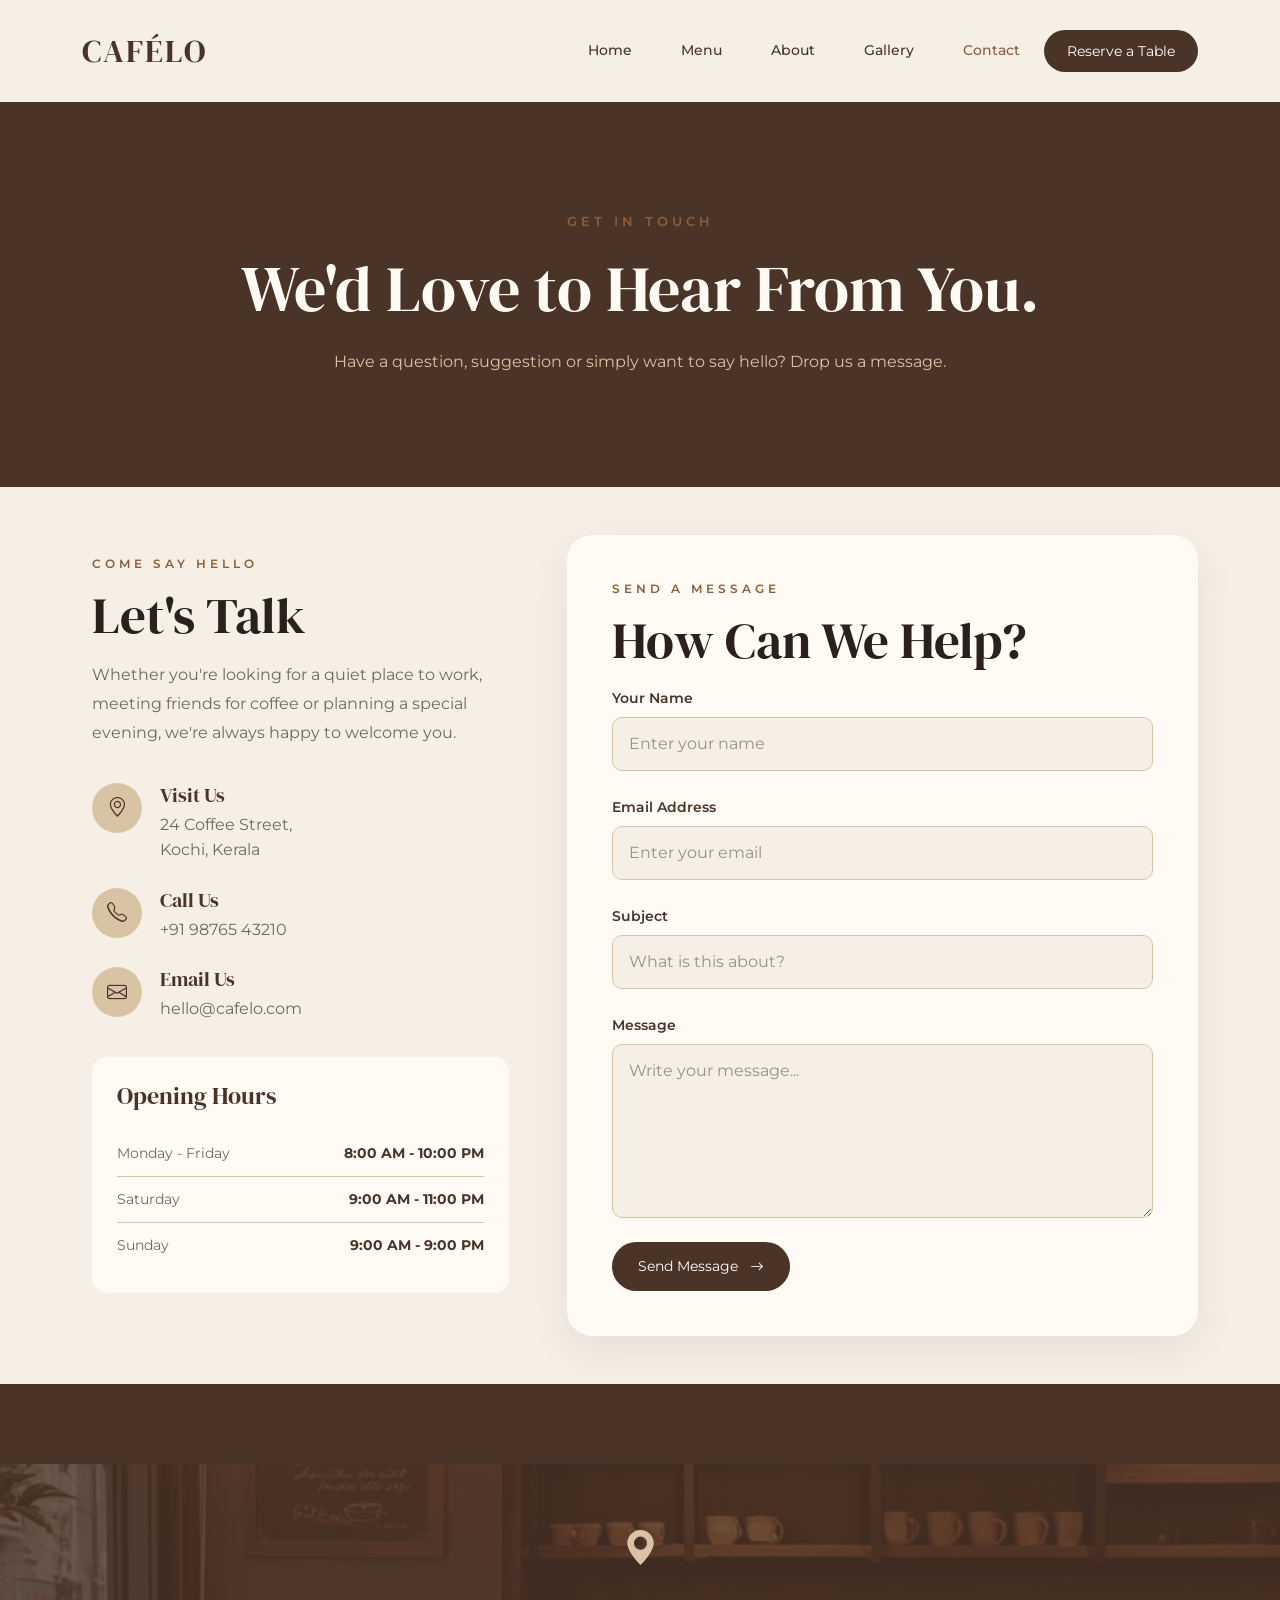
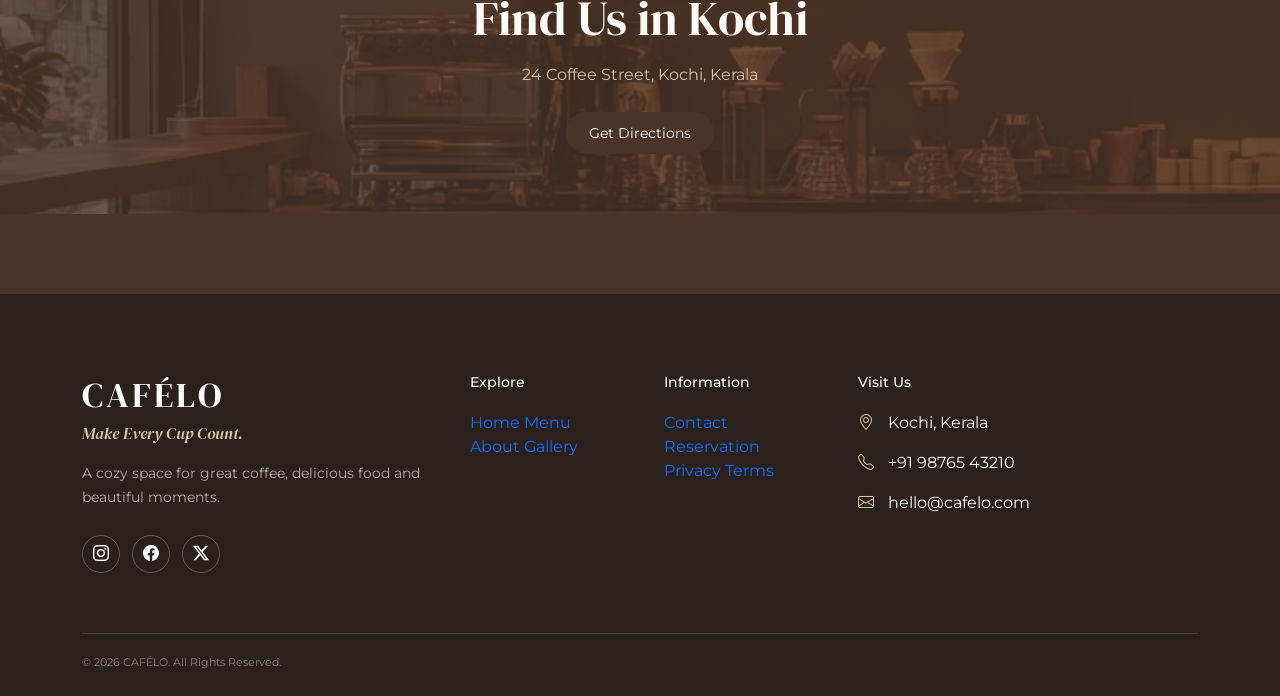
<file: contact.html>
<!DOCTYPE html>
<html lang="en">

<head>

    <meta charset="UTF-8">
    <meta name="viewport" content="width=device-width, initial-scale=1.0">

    <title>Contact Us | CAFÉLO</title>

    <!-- Bootstrap CSS -->
    <link href="https://cdn.jsdelivr.net/npm/bootstrap@5.3.3/dist/css/bootstrap.min.css"
        rel="stylesheet">

    <!-- Bootstrap Icons -->
    <link rel="stylesheet"
        href="https://cdn.jsdelivr.net/npm/bootstrap-icons@1.11.3/font/bootstrap-icons.min.css">

    <!-- Google Fonts -->
    <link href="https://fonts.googleapis.com/css2?family=DM+Serif+Display&family=Montserrat:wght@400;500;600;700&display=swap"
        rel="stylesheet">

    <!-- Custom CSS -->
    <link rel="stylesheet" href="css/style.css">

</head>


<body>


    <!-- ================= NAVBAR ================= -->

    <nav class="navbar cafe-navbar">

        <div class="container">

            <a class="navbar-brand cafe-logo" href="index.html">
                CAFÉLO
            </a>

            <div class="d-flex align-items-center gap-4">

                <a class="nav-link" href="index.html">
                    Home
                </a>

                <a class="nav-link" href="menu.html">
                    Menu
                </a>

                <a class="nav-link" href="about.html">
                    About
                </a>

                <a class="nav-link" href="gallery.html">
                    Gallery
                </a>

                <a class="nav-link active" href="contact.html">
                    Contact
                </a>

                <a href="reservation.html" class="btn cafe-btn">
                    Reserve a Table
                </a>

            </div>

        </div>

    </nav>


    <!-- ================= CONTACT HERO ================= -->

    <section class="contact-hero">

        <div class="container">

            <div class="text-center">

                <p class="hero-small-text">
                    GET IN TOUCH
                </p>

                <h1 class="contact-heading">
                    We'd Love to Hear From You.
                </h1>

                <p class="contact-description">
                    Have a question, suggestion or simply want to say hello?
                    Drop us a message.
                </p>

            </div>

        </div>

    </section>


    <!-- ================= CONTACT SECTION ================= -->

    <section class="contact-section py-5">

        <div class="container">

            <div class="row g-5 align-items-stretch">


                <!-- ================= CONTACT INFORMATION ================= -->

                <div class="col-lg-5">

                    <div class="contact-info">

                        <p class="section-subtitle">
                            COME SAY HELLO
                        </p>

                        <h2 class="section-title">
                            Let's Talk
                        </h2>

                        <p class="contact-text">
                            Whether you're looking for a quiet place to work,
                            meeting friends for coffee or planning a special
                            evening, we're always happy to welcome you.
                        </p>


                        <!-- LOCATION -->

                        <div class="contact-detail">

                            <div class="contact-icon">
                                <i class="bi bi-geo-alt"></i>
                            </div>

                            <div>

                                <h5>
                                    Visit Us
                                </h5>

                                <p>
                                    24 Coffee Street,
                                    <br>
                                    Kochi, Kerala
                                </p>

                            </div>

                        </div>


                        <!-- PHONE -->

                        <div class="contact-detail">

                            <div class="contact-icon">
                                <i class="bi bi-telephone"></i>
                            </div>

                            <div>

                                <h5>
                                    Call Us
                                </h5>

                                <p>
                                    +91 98765 43210
                                </p>

                            </div>

                        </div>


                        <!-- EMAIL -->

                        <div class="contact-detail">

                            <div class="contact-icon">
                                <i class="bi bi-envelope"></i>
                            </div>

                            <div>

                                <h5>
                                    Email Us
                                </h5>

                                <p>
                                    hello@cafelo.com
                                </p>

                            </div>

                        </div>


                        <!-- OPENING HOURS -->

                        <div class="opening-hours">

                            <h4>
                                Opening Hours
                            </h4>

                            <div class="hours-row">
                                <span>Monday - Friday</span>
                                <strong>8:00 AM - 10:00 PM</strong>
                            </div>

                            <div class="hours-row">
                                <span>Saturday</span>
                                <strong>9:00 AM - 11:00 PM</strong>
                            </div>

                            <div class="hours-row">
                                <span>Sunday</span>
                                <strong>9:00 AM - 9:00 PM</strong>
                            </div>

                        </div>

                    </div>

                </div>


                <!-- ================= CONTACT FORM ================= -->

                <div class="col-lg-7">

                    <div class="contact-form-card">

                        <p class="section-subtitle">
                            SEND A MESSAGE
                        </p>

                        <h2 class="section-title">
                            How Can We Help?
                        </h2>


                        <form>


                            <!-- NAME -->

                            <div class="mb-4">

                                <label for="name" class="form-label">
                                    Your Name
                                </label>

                                <input type="text"
                                    id="name"
                                    class="form-control"
                                    placeholder="Enter your name">

                            </div>


                            <!-- EMAIL -->

                            <div class="mb-4">

                                <label for="email" class="form-label">
                                    Email Address
                                </label>

                                <input type="email"
                                    id="email"
                                    class="form-control"
                                    placeholder="Enter your email">

                            </div>


                            <!-- SUBJECT -->

                            <div class="mb-4">

                                <label for="subject" class="form-label">
                                    Subject
                                </label>

                                <input type="text"
                                    id="subject"
                                    class="form-control"
                                    placeholder="What is this about?">

                            </div>


                            <!-- MESSAGE -->

                            <div class="mb-4">

                                <label for="message" class="form-label">
                                    Message
                                </label>

                                <textarea id="message"
                                    class="form-control"
                                    rows="6"
                                    placeholder="Write your message..."></textarea>

                            </div>


                            <!-- BUTTON -->

                            <button type="submit"
                                class="btn cafe-btn contact-submit">

                                Send Message
                                <i class="bi bi-arrow-right"></i>

                            </button>

                        </form>

                    </div>

                </div>

            </div>

        </div>

    </section>


    <!-- ================= LOCATION ================= -->

    <section class="location-section">

        <div class="container-fluid px-0">

            <div class="location-box">

                <div class="location-content">

                    <i class="bi bi-geo-alt-fill"></i>

                    <h2>
                        Find Us in Kochi
                    </h2>

                    <p>
                        24 Coffee Street, Kochi, Kerala
                    </p>

                    <a href="#" class="btn cafe-btn">
                        Get Directions
                    </a>

                </div>

            </div>

        </div>

    </section>


    <!-- ================= FOOTER ================= -->

    <footer class="cafe-footer">

        <div class="container">

            <div class="row g-5">


                <!-- BRAND -->

                <div class="col-lg-4">

                    <h3 class="footer-logo">
                        CAFÉLO
                    </h3>

                    <p class="footer-tagline">
                        Make Every Cup Count.
                    </p>

                    <p class="footer-description">
                        A cozy space for great coffee,
                        delicious food and beautiful moments.
                    </p>

                    <div class="social-icons">

                        <a href="#">
                            <i class="bi bi-instagram"></i>
                        </a>

                        <a href="#">
                            <i class="bi bi-facebook"></i>
                        </a>

                        <a href="#">
                            <i class="bi bi-twitter-x"></i>
                        </a>

                    </div>

                </div>


                <!-- EXPLORE -->

                <div class="col-lg-2 col-md-4">

                    <h5>
                        Explore
                    </h5>

                    <a href="index.html">Home</a>
                    <a href="menu.html">Menu</a>
                    <a href="about.html">About</a>
                    <a href="gallery.html">Gallery</a>

                </div>


                <!-- INFORMATION -->

                <div class="col-lg-2 col-md-4">

                    <h5>
                        Information
                    </h5>

                    <a href="contact.html">Contact</a>
                    <a href="reservation.html">Reservation</a>
                    <a href="#">Privacy</a>
                    <a href="#">Terms</a>

                </div>


                <!-- VISIT -->

                <div class="col-lg-4 col-md-4">

                    <h5>
                        Visit Us
                    </h5>

                    <p class="footer-contact">
                        <i class="bi bi-geo-alt"></i>
                        Kochi, Kerala
                    </p>

                    <p class="footer-contact">
                        <i class="bi bi-telephone"></i>
                        +91 98765 43210
                    </p>

                    <p class="footer-contact">
                        <i class="bi bi-envelope"></i>
                        hello@cafelo.com
                    </p>

                </div>

            </div>


            <div class="footer-bottom">

                <p>
                    © 2026 CAFÉLO. All Rights Reserved.
                </p>

            </div>

        </div>

    </footer>


</body>

</html>
</file>
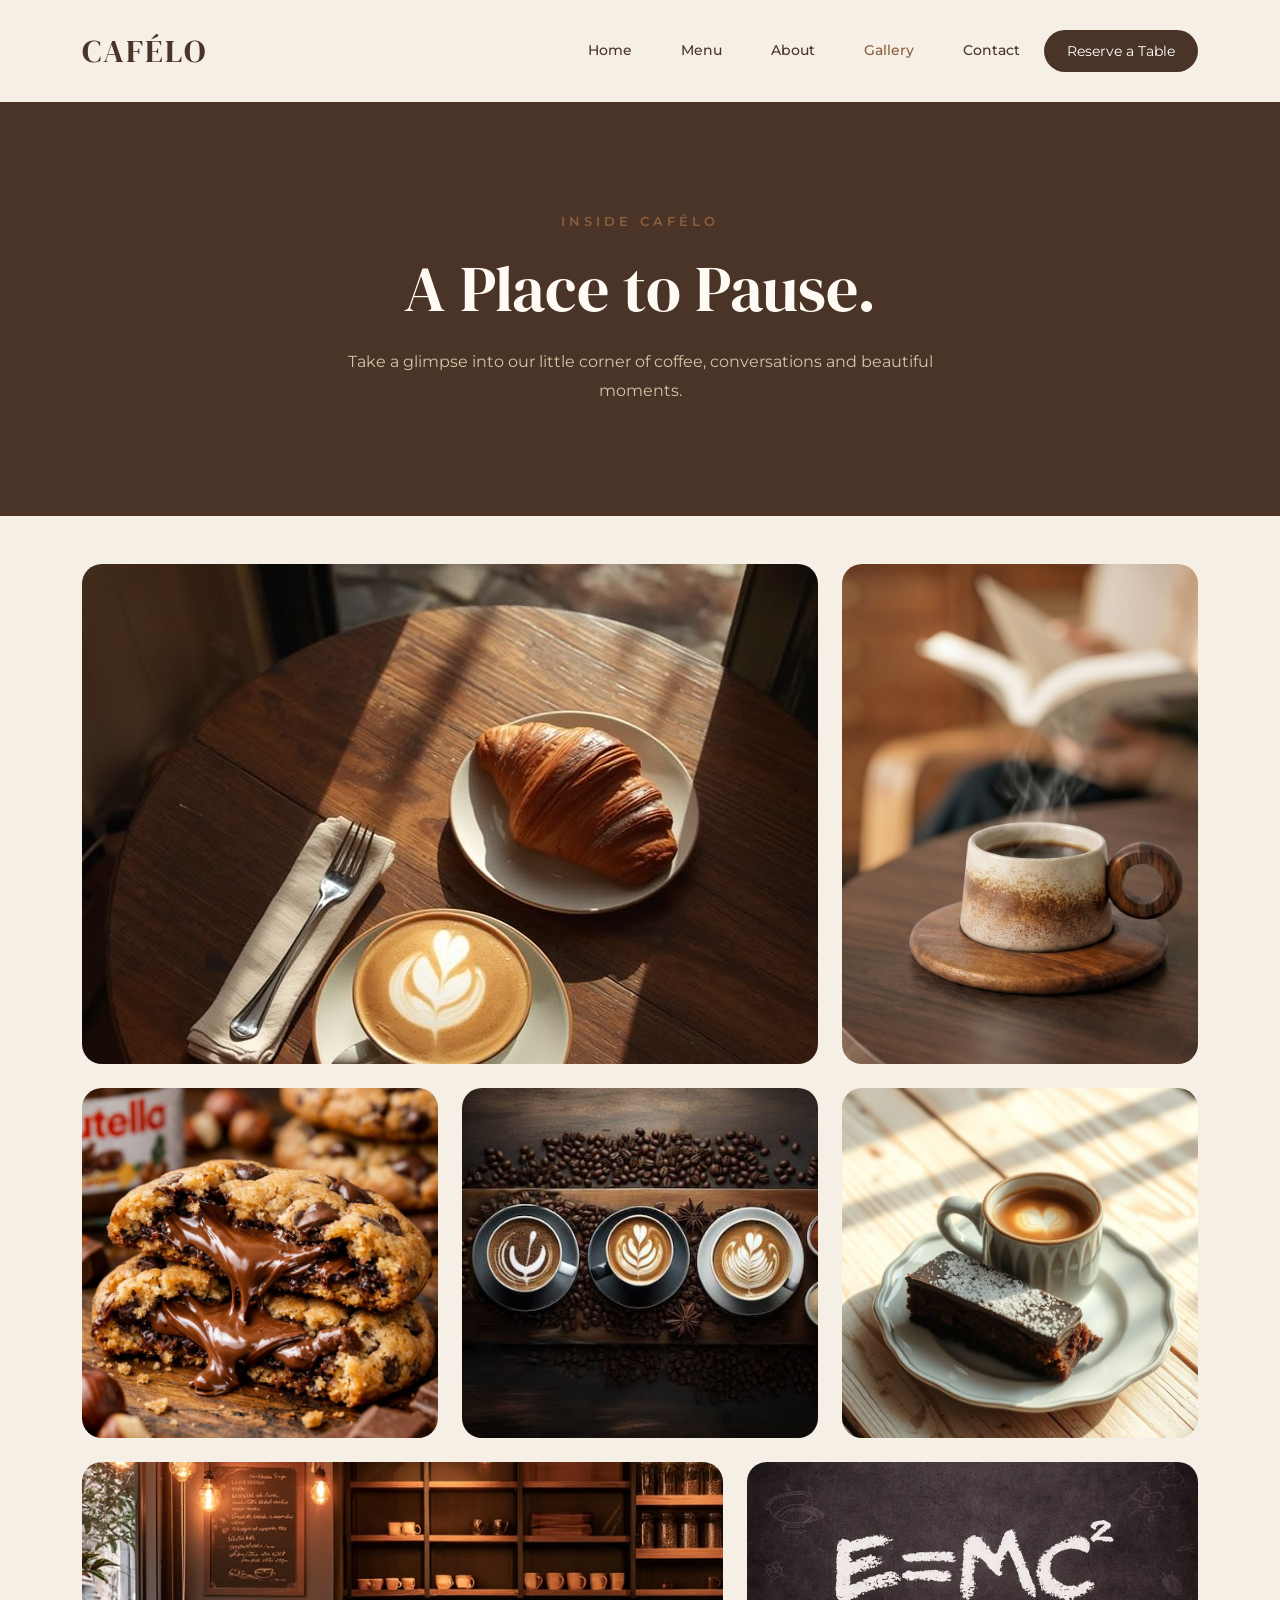
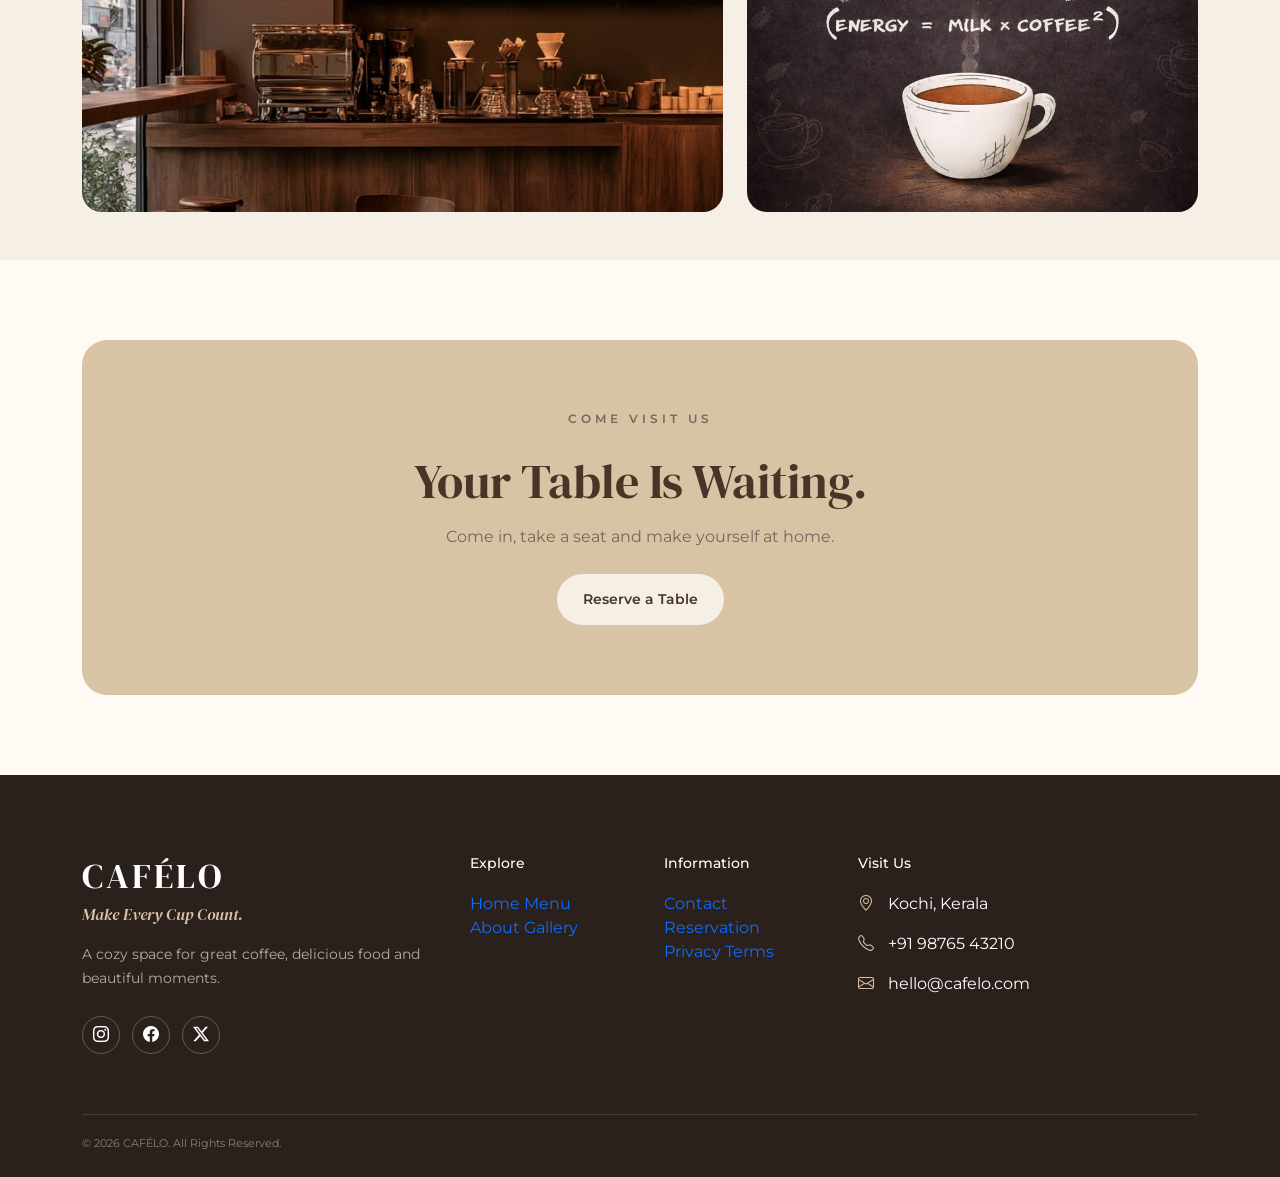
<file: gallery.html>
<!DOCTYPE html>
<html lang="en">

<head>

    <meta charset="UTF-8">
    <meta name="viewport" content="width=device-width, initial-scale=1.0">

    <title>Gallery | CAFÉLO</title>

    <!-- Bootstrap CSS -->
    <link href="https://cdn.jsdelivr.net/npm/bootstrap@5.3.3/dist/css/bootstrap.min.css"
        rel="stylesheet">

    <!-- Bootstrap Icons -->
    <link rel="stylesheet"
        href="https://cdn.jsdelivr.net/npm/bootstrap-icons@1.11.3/font/bootstrap-icons.min.css">

    <!-- Google Fonts -->
    <link href="https://fonts.googleapis.com/css2?family=DM+Serif+Display&family=Montserrat:wght@400;500;600;700&display=swap"
        rel="stylesheet">

    <!-- Custom CSS -->
    <link rel="stylesheet" href="css/style.css">

</head>


<body>


    <!-- ================= NAVBAR ================= -->

    <nav class="navbar cafe-navbar">

        <div class="container">

            <a class="navbar-brand cafe-logo" href="index.html">
                CAFÉLO
            </a>


            <div class="d-flex align-items-center gap-4">

                <a class="nav-link" href="index.html">
                    Home
                </a>

                <a class="nav-link" href="menu.html">
                    Menu
                </a>

                <a class="nav-link" href="about.html">
                    About
                </a>

                <a class="nav-link active" href="gallery.html">
                    Gallery
                </a>

                <a class="nav-link" href="contact.html">
                    Contact
                </a>

                <a href="reservation.html" class="btn cafe-btn">
                    Reserve a Table
                </a>

            </div>

        </div>

    </nav>


    <!-- ================= GALLERY HERO ================= -->

    <section class="gallery-hero">

        <div class="container">

            <div class="text-center">

                <p class="hero-small-text">
                    INSIDE CAFÉLO
                </p>

                <h1 class="gallery-heading">
                    A Place to Pause.
                </h1>

                <p class="gallery-description">
                    Take a glimpse into our little corner of coffee,
                    conversations and beautiful moments.
                </p>

            </div>

        </div>

    </section>


    <!-- ================= GALLERY ================= -->

    <section class="cafelo-gallery-section py-5">

        <div class="container">

            <div class="row g-4">


                <!-- IMAGE 1 -->

                <div class="col-lg-8 col-md-7">

                    <div class="cafelo-gallery-item gallery-big">

                        <img src="assets/gallery-1.jpg"
                            alt="CAFÉLO Cafe">

                        <div class="cafelo-gallery-overlay">

                            <div>
                                <i class="bi bi-camera"></i>

                                <h3>
                                    Coffee & Conversations
                                </h3>

                                <p>
                                    Where every moment matters.
                                </p>
                            </div>

                        </div>

                    </div>

                </div>


                <!-- IMAGE 2 -->

                <div class="col-lg-4 col-md-5">

                    <div class="cafelo-gallery-item gallery-tall">

                        <img src="assets/gallery-2.jpg"
                            alt="CAFÉLO Interior">

                        <div class="cafelo-gallery-overlay">

                            <div>
                                <i class="bi bi-house-heart"></i>

                                <h3>
                                    Our Special
                                </h3>

                            </div>

                        </div>

                    </div>

                </div>


                <!-- IMAGE 3 -->

                <div class="col-lg-4 col-md-6">

                    <div class="cafelo-gallery-item gallery-medium">

                        <img src="assets/gallery-3.jpg"
                            alt="Fresh Coffee">

                        <div class="cafelo-gallery-overlay">

                            <div>
                                <i class="bi bi-cup-hot"></i>

                                <h3>
                                      Sweet Moments
                                </h3>

                            </div>

                        </div>

                    </div>

                </div>


                <!-- IMAGE 4 -->

                <div class="col-lg-4 col-md-6">

                    <div class="cafelo-gallery-item gallery-medium">

                        <img src="assets/gallery-4.jpg"
                            alt="Cafe Dessert">

                        <div class="cafelo-gallery-overlay">

                            <div>
                                <i class="bi bi-cake2"></i>

                                <h3>
                                    Freshly Brewed
                                </h3>

                            </div>

                        </div>

                    </div>

                </div>


                <!-- IMAGE 5 -->

                <div class="col-lg-4 col-md-12">

                    <div class="cafelo-gallery-item gallery-medium">

                        <img src="assets/gallery-5.jpg"
                            alt="Cafe Table">

                        <div class="cafelo-gallery-overlay">

                            <div>
                                <i class="bi bi-stars"></i>

                                <h3>
                                    Made With Love
                                </h3>

                            </div>

                        </div>

                    </div>

                </div>


                <!-- IMAGE 6 -->

                <div class="col-lg-7 col-md-6">

                    <div class="cafelo-gallery-item gallery-wide">

                        <img src="assets/cafe-interior.jpg"
                            alt="CAFÉLO Interior">

                        <div class="cafelo-gallery-overlay">

                            <div>
                                <i class="bi bi-people"></i>

                                <h3>
                                    Your Happy Place
                                </h3>

                            </div>

                        </div>

                    </div>

                </div>


                <!-- IMAGE 7 -->

                <div class="col-lg-5 col-md-6">

                    <div class="cafelo-gallery-item gallery-wide">

                        <img src="assets/coffee-hero.jpg"
                            alt="CAFÉLO Coffee">

                        <div class="cafelo-gallery-overlay">

                            <div>
                                <i class="bi bi-heart"></i>

                                <h3>
                                    Make Every Cup Count
                                </h3>

                            </div>

                        </div>

                    </div>

                </div>

            </div>

        </div>

    </section>


    <!-- ================= CTA ================= -->

    <section class="gallery-cta">

        <div class="container">

            <div class="gallery-cta-box text-center">

                <p class="section-subtitle">
                    COME VISIT US
                </p>

                <h2>
                    Your Table Is Waiting.
                </h2>

                <p>
                    Come in, take a seat and make yourself at home.
                </p>

                <a href="reservation.html"
                    class="btn reservation-btn">

                    Reserve a Table

                </a>

            </div>

        </div>

    </section>


    <!-- ================= FOOTER ================= -->

    <footer class="cafe-footer">

        <div class="container">

            <div class="row g-5">


                <!-- BRAND -->

                <div class="col-lg-4">

                    <h3 class="footer-logo">
                        CAFÉLO
                    </h3>

                    <p class="footer-tagline">
                        Make Every Cup Count.
                    </p>

                    <p class="footer-description">
                        A cozy space for great coffee,
                        delicious food and beautiful moments.
                    </p>

                    <div class="social-icons">

                        <a href="#">
                            <i class="bi bi-instagram"></i>
                        </a>

                        <a href="#">
                            <i class="bi bi-facebook"></i>
                        </a>

                        <a href="#">
                            <i class="bi bi-twitter-x"></i>
                        </a>

                    </div>

                </div>


                <!-- EXPLORE -->

                <div class="col-lg-2 col-md-4">

                    <h5>
                        Explore
                    </h5>

                    <a href="index.html">
                        Home
                    </a>

                    <a href="menu.html">
                        Menu
                    </a>

                    <a href="about.html">
                        About
                    </a>

                    <a href="gallery.html">
                        Gallery
                    </a>

                </div>


                <!-- INFORMATION -->

                <div class="col-lg-2 col-md-4">

                    <h5>
                        Information
                    </h5>

                    <a href="contact.html">
                        Contact
                    </a>

                    <a href="reservation.html">
                        Reservation
                    </a>

                    <a href="#">
                        Privacy
                    </a>

                    <a href="#">
                        Terms
                    </a>

                </div>


                <!-- CONTACT -->

                <div class="col-lg-4 col-md-4">

                    <h5>
                        Visit Us
                    </h5>

                    <p class="footer-contact">
                        <i class="bi bi-geo-alt"></i>
                        Kochi, Kerala
                    </p>

                    <p class="footer-contact">
                        <i class="bi bi-telephone"></i>
                        +91 98765 43210
                    </p>

                    <p class="footer-contact">
                        <i class="bi bi-envelope"></i>
                        hello@cafelo.com
                    </p>

                </div>

            </div>


            <div class="footer-bottom">

                <p>
                    © 2026 CAFÉLO. All Rights Reserved.
                </p>

            </div>

        </div>

    </footer>


</body>

</html>
</file>
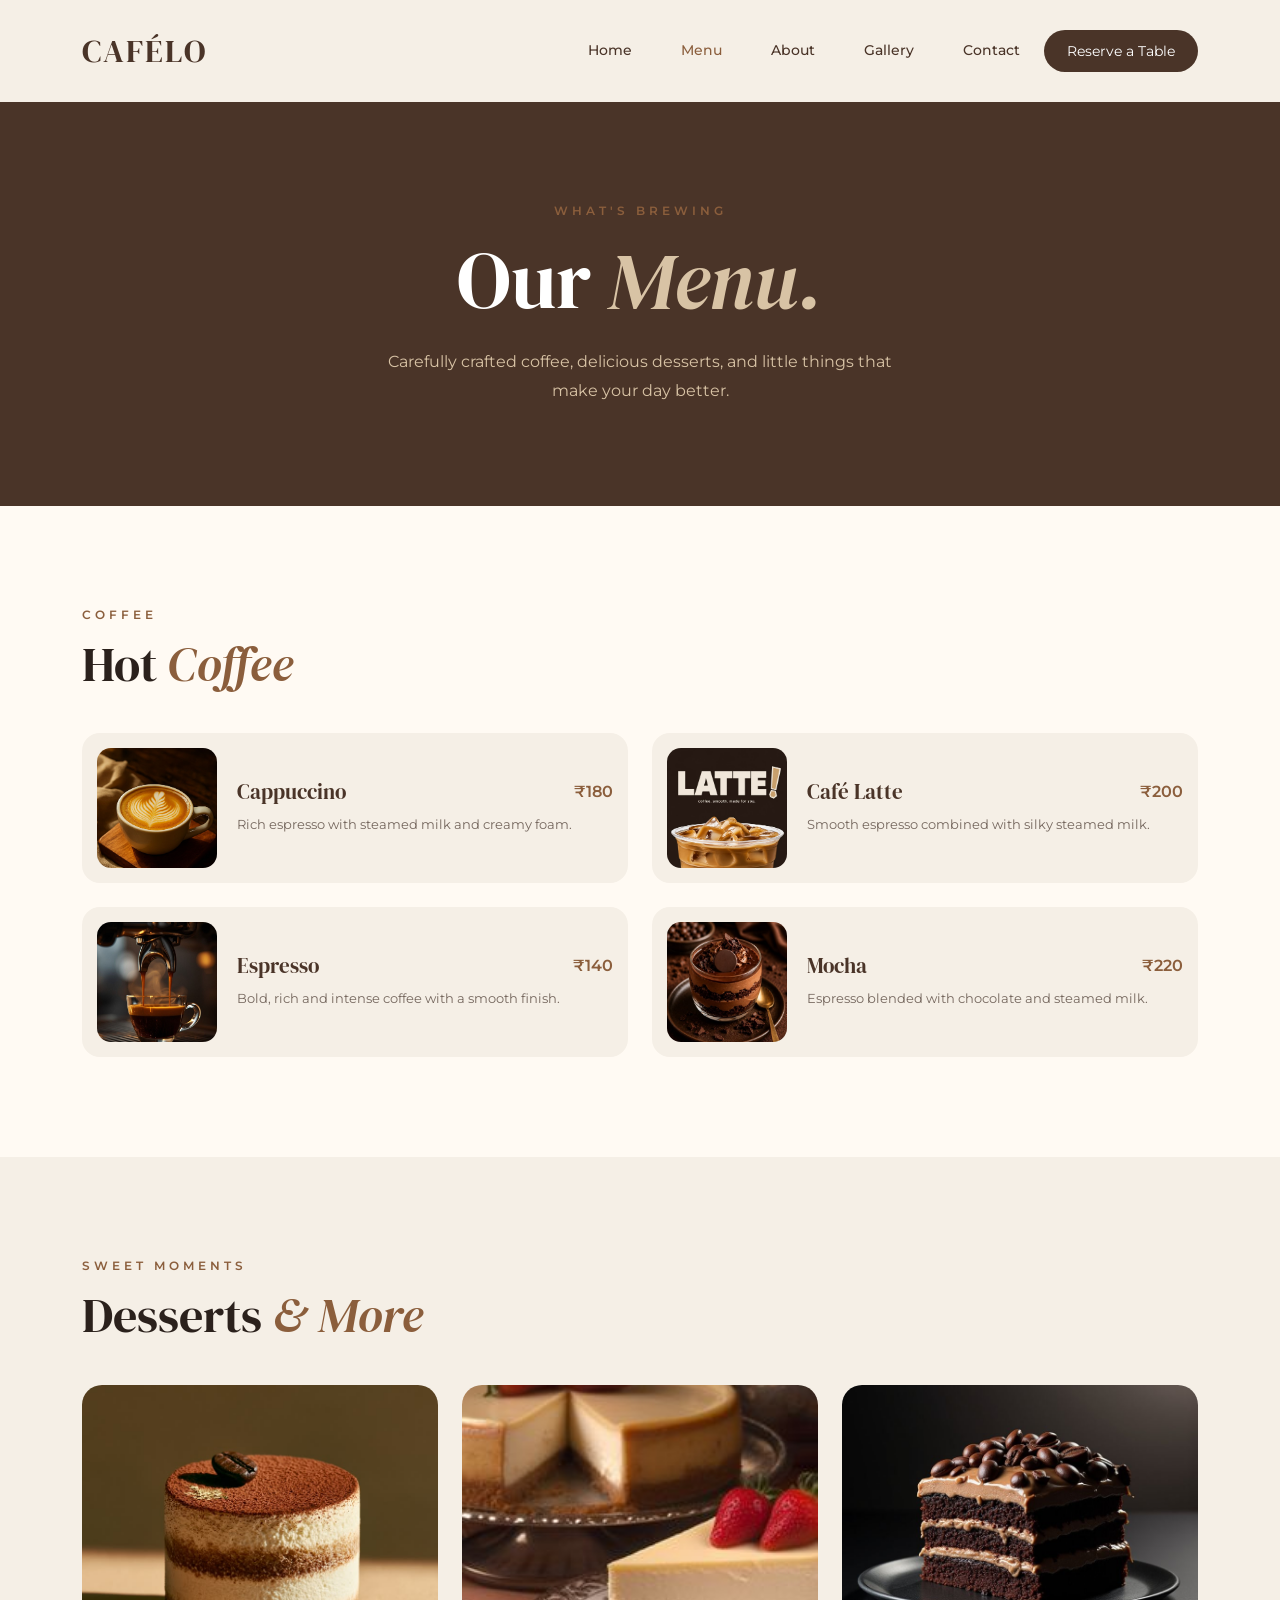
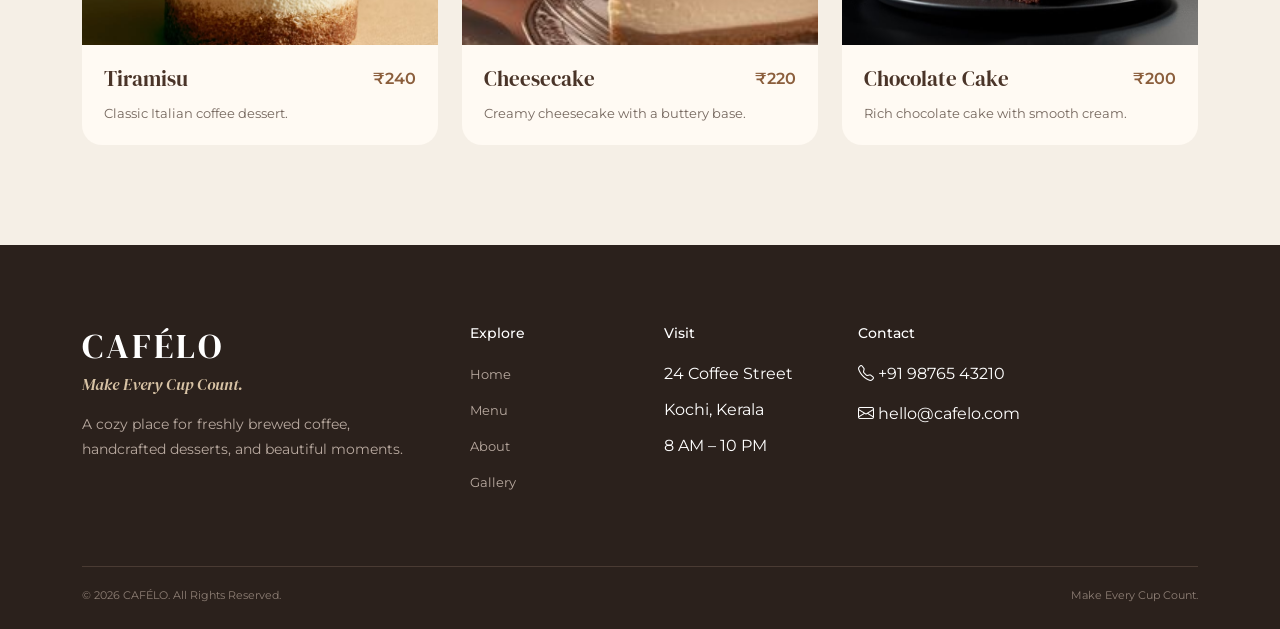
<file: menu.html>
<!DOCTYPE html>
<html lang="en">

<head>

    <meta charset="UTF-8">

    <meta name="viewport" content="width=device-width, initial-scale=1.0">

    <title>CAFÉLO | Menu</title>

    <!-- Bootstrap CSS -->
    <link
        href="https://cdn.jsdelivr.net/npm/bootstrap@5.3.3/dist/css/bootstrap.min.css"
        rel="stylesheet">

    <!-- Bootstrap Icons -->
    <link
        rel="stylesheet"
        href="https://cdn.jsdelivr.net/npm/bootstrap-icons@1.11.3/font/bootstrap-icons.css">

    <!-- Google Fonts -->
    <link
        href="https://fonts.googleapis.com/css2?family=DM+Serif+Display&family=Montserrat:wght@400;500;600&display=swap"
        rel="stylesheet">

    <!-- Custom CSS -->
    <link rel="stylesheet" href="css/style.css">

</head>

<body>


    <!-- =========================
         NAVBAR
         ========================= -->

    <nav class="navbar cafe-navbar">

        <div class="container">

            <a class="navbar-brand cafe-logo" href="index.html">
                CAFÉLO
            </a>

            <div class="d-flex align-items-center gap-4">

                <a class="nav-link" href="index.html">
                    Home
                </a>

                <a class="nav-link active" href="menu.html">
                    Menu
                </a>

                <a class="nav-link" href="about.html">
                    About
                </a>

                <a class="nav-link" href="gallery.html">
                    Gallery
                </a>

                <a class="nav-link" href="contact.html">
                    Contact
                </a>

                <a href="reservation.html" class="btn cafe-btn">
                    Reserve a Table
                </a>

            </div>

        </div>

    </nav>


    <!-- =========================
         MENU HERO
         ========================= -->

    <section class="menu-hero">

        <div class="container text-center">

            <p class="section-subtitle">
                WHAT'S BREWING
            </p>

            <h1>
                Our <span>Menu.</span>
            </h1>

            <p>
                Carefully crafted coffee, delicious desserts,
                and little things that make your day better.
            </p>

        </div>

    </section>


    <!-- =========================
         HOT COFFEE
         ========================= -->

    <section class="full-menu-section">

        <div class="container">

            <div class="menu-heading">

                <p class="section-subtitle">
                    COFFEE
                </p>

                <h2>
                    Hot <span>Coffee</span>
                </h2>

            </div>


            <div class="row g-4">

                <!-- Item 1 -->
                <div class="col-lg-6">

                    <div class="menu-list-card">

                        <img
                            src="assets/cappuccino.jpg"
                            alt="Cappuccino">

                        <div class="menu-list-content">

                            <div class="d-flex justify-content-between">

                                <h3>Cappuccino</h3>

                                <span>₹180</span>

                            </div>

                            <p>
                                Rich espresso with steamed milk
                                and creamy foam.
                            </p>

                        </div>

                    </div>

                </div>


                <!-- Item 2 -->
                <div class="col-lg-6">

                    <div class="menu-list-card">

                        <img
                            src="assets/latte.jpg"
                            alt="Café Latte">

                        <div class="menu-list-content">

                            <div class="d-flex justify-content-between">

                                <h3>Café Latte</h3>

                                <span>₹200</span>

                            </div>

                            <p>
                                Smooth espresso combined with
                                silky steamed milk.
                            </p>

                        </div>

                    </div>

                </div>


                <!-- Item 3 -->
                <div class="col-lg-6">

                    <div class="menu-list-card">

                        <img
                            src="assets/espresso.jpg"
                            alt="Espresso">

                        <div class="menu-list-content">

                            <div class="d-flex justify-content-between">

                                <h3>Espresso</h3>

                                <span>₹140</span>

                            </div>

                            <p>
                                Bold, rich and intense coffee
                                with a smooth finish.
                            </p>

                        </div>

                    </div>

                </div>


                <!-- Item 4 -->
                <div class="col-lg-6">

                    <div class="menu-list-card">

                        <img
                            src="assets/mocha.jpg"
                            alt="Mocha">

                        <div class="menu-list-content">

                            <div class="d-flex justify-content-between">

                                <h3>Mocha</h3>

                                <span>₹220</span>

                            </div>

                            <p>
                                Espresso blended with chocolate
                                and steamed milk.
                            </p>

                        </div>

                    </div>

                </div>

            </div>

        </div>

    </section>


    <!-- =========================
         DESSERTS
         ========================= -->

    <section class="dessert-section">

        <div class="container">

            <div class="menu-heading">

                <p class="section-subtitle">
                    SWEET MOMENTS
                </p>

                <h2>
                    Desserts <span>& More</span>
                </h2>

            </div>


            <div class="row g-4">

                <!-- Dessert 1 -->
                <div class="col-lg-4 col-md-6">

                    <div class="dessert-card">

                        <img
                            src="assets/tiramisu.jpg"
                            alt="Tiramisu">

                        <div class="dessert-content">

                            <div class="d-flex justify-content-between">

                                <h3>Tiramisu</h3>

                                <span>₹240</span>

                            </div>

                            <p>
                                Classic Italian coffee dessert.
                            </p>

                        </div>

                    </div>

                </div>


                <!-- Dessert 2 -->
                <div class="col-lg-4 col-md-6">

                    <div class="dessert-card">

                        <img
                            src="assets/cheesecake.jpg"
                            alt="Cheesecake">

                        <div class="dessert-content">

                            <div class="d-flex justify-content-between">

                                <h3>Cheesecake</h3>

                                <span>₹220</span>

                            </div>

                            <p>
                                Creamy cheesecake with a buttery base.
                            </p>

                        </div>

                    </div>

                </div>


                <!-- Dessert 3 -->
                <div class="col-lg-4 col-md-6">

                    <div class="dessert-card">

                        <img
                            src="assets/chocolate-cake.jpg"
                            alt="Chocolate Cake">

                        <div class="dessert-content">

                            <div class="d-flex justify-content-between">

                                <h3>Chocolate Cake</h3>

                                <span>₹200</span>

                            </div>

                            <p>
                                Rich chocolate cake with smooth cream.
                            </p>

                        </div>

                    </div>

                </div>

            </div>

        </div>

    </section>


    <!-- =========================
         FOOTER
         ========================= -->

    <footer class="cafe-footer">

        <div class="container">

            <div class="row g-5">

                <div class="col-lg-4">

                    <h2 class="footer-logo">
                        CAFÉLO
                    </h2>

                    <p class="footer-tagline">
                        Make Every Cup Count.
                    </p>

                    <p class="footer-description">
                        A cozy place for freshly brewed coffee,
                        handcrafted desserts, and beautiful moments.
                    </p>

                </div>


                <div class="col-lg-2">

                    <h5>Explore</h5>

                    <ul>

                        <li>
                            <a href="index.html">Home</a>
                        </li>

                        <li>
                            <a href="menu.html">Menu</a>
                        </li>

                        <li>
                            <a href="about.html">About</a>
                        </li>

                        <li>
                            <a href="gallery.html">Gallery</a>
                        </li>

                    </ul>

                </div>


                <div class="col-lg-2">

                    <h5>Visit</h5>

                    <ul>

                        <li>24 Coffee Street</li>
                        <li>Kochi, Kerala</li>
                        <li>8 AM – 10 PM</li>

                    </ul>

                </div>


                <div class="col-lg-4">

                    <h5>Contact</h5>

                    <p class="footer-contact-text">
                        <i class="bi bi-telephone"></i>
                        +91 98765 43210
                    </p>

                    <p class="footer-contact-text">
                        <i class="bi bi-envelope"></i>
                        hello@cafelo.com
                    </p>

                </div>

            </div>


            <div class="footer-bottom">

                <p>
                    © 2026 CAFÉLO. All Rights Reserved.
                </p>

                <p>
                    Make Every Cup Count.
                </p>

            </div>

        </div>

    </footer>


</body>

</html>
</file>
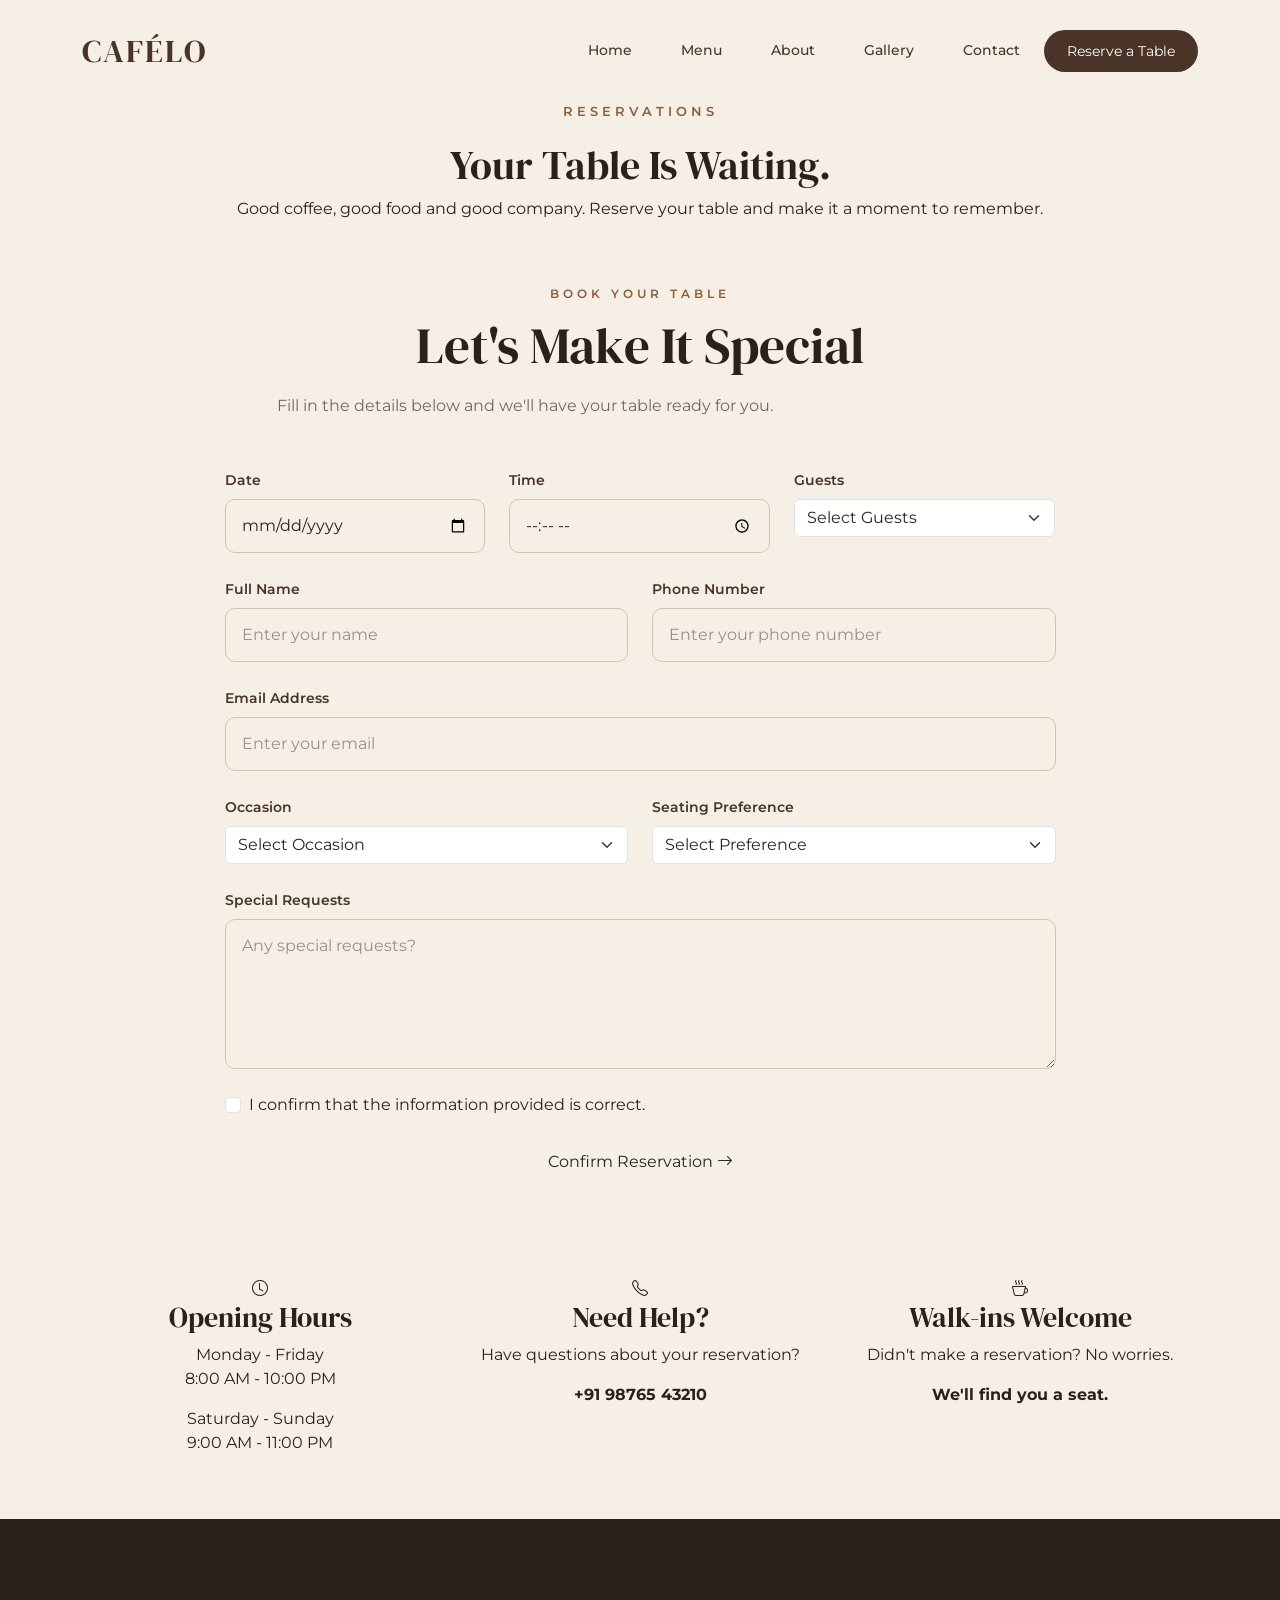
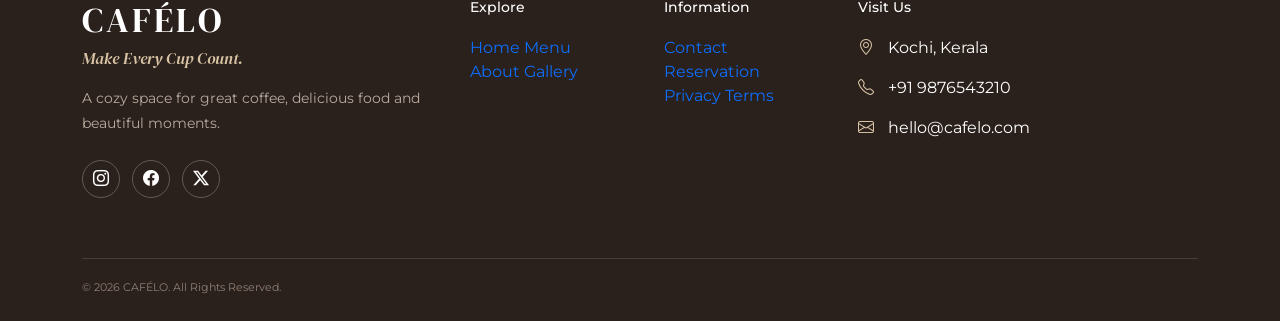
<file: reservation.html>
<!DOCTYPE html>
<html lang="en">

<head>

    <meta charset="UTF-8">
    <meta name="viewport" content="width=device-width, initial-scale=1.0">

    <title>Reserve a Table | CAFÉLO</title>

    <!-- Bootstrap CSS -->
    <link href="https://cdn.jsdelivr.net/npm/bootstrap@5.3.3/dist/css/bootstrap.min.css"
        rel="stylesheet">

    <!-- Bootstrap Icons -->
    <link rel="stylesheet"
        href="https://cdn.jsdelivr.net/npm/bootstrap-icons@1.11.3/font/bootstrap-icons.min.css">

    <!-- Google Fonts -->
    <link href="https://fonts.googleapis.com/css2?family=DM+Serif+Display&family=Montserrat:wght@400;500;600;700&display=swap"
        rel="stylesheet">

    <!-- Custom CSS -->
    <link rel="stylesheet" href="css/style.css">

</head>


<body>


    <!-- ================= NAVBAR ================= -->

    <nav class="navbar cafe-navbar">

        <div class="container">

            <a class="navbar-brand cafe-logo" href="index.html">
                CAFÉLO
            </a>

            <div class="d-flex align-items-center gap-4">

                <a class="nav-link" href="index.html">
                    Home
                </a>

                <a class="nav-link" href="menu.html">
                    Menu
                </a>

                <a class="nav-link" href="about.html">
                    About
                </a>

                <a class="nav-link" href="gallery.html">
                    Gallery
                </a>

                <a class="nav-link" href="contact.html">
                    Contact
                </a>

                <a href="reservation.html" class="btn cafe-btn">
                    Reserve a Table
                </a>

            </div>

        </div>

    </nav>


    <!-- ================= RESERVATION HERO ================= -->

    <section class="reservation-hero">

        <div class="container">

            <div class="text-center">

                <p class="hero-small-text">
                    RESERVATIONS
                </p>

                <h1 class="reservation-heading">
                    Your Table Is Waiting.
                </h1>

                <p class="reservation-description">
                    Good coffee, good food and good company.
                    Reserve your table and make it a moment to remember.
                </p>

            </div>

        </div>

    </section>


    <!-- ================= RESERVATION SECTION ================= -->

    <section class="reservation-page-section py-5">

        <div class="container">

            <div class="row justify-content-center">

                <div class="col-lg-9">


                    <div class="reservation-card">


                        <!-- FORM HEADER -->

                        <div class="text-center mb-5">

                            <p class="section-subtitle">
                                BOOK YOUR TABLE
                            </p>

                            <h2 class="section-title">
                                Let's Make It Special
                            </h2>

                            <p class="section-description">
                                Fill in the details below and we'll
                                have your table ready for you.
                            </p>

                        </div>


                        <form>


                            <!-- ================= DATE / TIME / GUESTS ================= -->

                            <div class="row g-4">


                                <!-- DATE -->

                                <div class="col-md-4">

                                    <label for="date" class="form-label">
                                        Date
                                    </label>

                                    <input type="date"
                                        id="date"
                                        class="form-control">

                                </div>


                                <!-- TIME -->

                                <div class="col-md-4">

                                    <label for="time" class="form-label">
                                        Time
                                    </label>

                                    <input type="time"
                                        id="time"
                                        class="form-control">

                                </div>


                                <!-- GUESTS -->

                                <div class="col-md-4">

                                    <label for="guests" class="form-label">
                                        Guests
                                    </label>

                                    <select id="guests"
                                        class="form-select">

                                        <option selected>
                                            Select Guests
                                        </option>

                                        <option>
                                            1 Person
                                        </option>

                                        <option>
                                            2 People
                                        </option>

                                        <option>
                                            3 People
                                        </option>

                                        <option>
                                            4 People
                                        </option>

                                        <option>
                                            5 People
                                        </option>

                                        <option>
                                            6+ People
                                        </option>

                                    </select>

                                </div>


                                <!-- ================= NAME ================= -->

                                <div class="col-md-6">

                                    <label for="name" class="form-label">
                                        Full Name
                                    </label>

                                    <input type="text"
                                        id="name"
                                        class="form-control"
                                        placeholder="Enter your name">

                                </div>


                                <!-- ================= PHONE ================= -->

                                <div class="col-md-6">

                                    <label for="phone" class="form-label">
                                        Phone Number
                                    </label>

                                    <input type="tel"
                                        id="phone"
                                        class="form-control"
                                        placeholder="Enter your phone number">

                                </div>


                                <!-- ================= EMAIL ================= -->

                                <div class="col-12">

                                    <label for="email" class="form-label">
                                        Email Address
                                    </label>

                                    <input type="email"
                                        id="email"
                                        class="form-control"
                                        placeholder="Enter your email">

                                </div>


                                <!-- ================= OCCASION ================= -->

                                <div class="col-md-6">

                                    <label for="occasion" class="form-label">
                                        Occasion
                                    </label>

                                    <select id="occasion"
                                        class="form-select">

                                        <option selected>
                                            Select Occasion
                                        </option>

                                        <option>
                                            Casual Dining
                                        </option>

                                        <option>
                                            Birthday
                                        </option>

                                        <option>
                                            Anniversary
                                        </option>

                                        <option>
                                            Date
                                        </option>

                                        <option>
                                            Business Meeting
                                        </option>

                                        <option>
                                            Other
                                        </option>

                                    </select>

                                </div>


                                <!-- ================= SEATING ================= -->

                                <div class="col-md-6">

                                    <label for="seating" class="form-label">
                                        Seating Preference
                                    </label>

                                    <select id="seating"
                                        class="form-select">

                                        <option selected>
                                            Select Preference
                                        </option>

                                        <option>
                                            Indoor
                                        </option>

                                        <option>
                                            Outdoor
                                        </option>

                                        <option>
                                            No Preference
                                        </option>

                                    </select>

                                </div>


                                <!-- ================= SPECIAL REQUEST ================= -->

                                <div class="col-12">

                                    <label for="requests" class="form-label">
                                        Special Requests
                                    </label>

                                    <textarea id="requests"
                                        class="form-control"
                                        rows="5"
                                        placeholder="Any special requests?"></textarea>

                                </div>


                                <!-- ================= CHECKBOX ================= -->

                                <div class="col-12">

                                    <div class="form-check">

                                        <input class="form-check-input"
                                            type="checkbox"
                                            id="confirmation">

                                        <label class="form-check-label"
                                            for="confirmation">

                                            I confirm that the information
                                            provided is correct.

                                        </label>

                                    </div>

                                </div>


                                <!-- ================= BUTTON ================= -->

                                <div class="col-12 text-center mt-4">

                                    <button type="submit"
                                        class="btn reservation-submit">

                                        Confirm Reservation

                                        <i class="bi bi-arrow-right"></i>

                                    </button>

                                </div>

                            </div>

                        </form>


                    </div>

                </div>

            </div>

        </div>

    </section>


    <!-- ================= RESERVATION INFO ================= -->

    <section class="reservation-info-section py-5">

        <div class="container">

            <div class="row g-4">


                <!-- INFO 1 -->

                <div class="col-lg-4">

                    <div class="reservation-info-card text-center">

                        <div class="reservation-info-icon">

                            <i class="bi bi-clock"></i>

                        </div>

                        <h3>
                            Opening Hours
                        </h3>

                        <p>
                            Monday - Friday
                            <br>
                            8:00 AM - 10:00 PM
                        </p>

                        <p>
                            Saturday - Sunday
                            <br>
                            9:00 AM - 11:00 PM
                        </p>

                    </div>

                </div>


                <!-- INFO 2 -->

                <div class="col-lg-4">

                    <div class="reservation-info-card text-center">

                        <div class="reservation-info-icon">

                            <i class="bi bi-telephone"></i>

                        </div>

                        <h3>
                            Need Help?
                        </h3>

                        <p>
                            Have questions about your reservation?
                        </p>

                        <strong>
                            +91 98765 43210
                        </strong>

                    </div>

                </div>


                <!-- INFO 3 -->

                <div class="col-lg-4">

                    <div class="reservation-info-card text-center">

                        <div class="reservation-info-icon">

                            <i class="bi bi-cup-hot"></i>

                        </div>

                        <h3>
                            Walk-ins Welcome
                        </h3>

                        <p>
                            Didn't make a reservation?
                            No worries.
                        </p>

                        <strong>
                            We'll find you a seat.
                        </strong>

                    </div>

                </div>


            </div>

        </div>

    </section>


    <!-- ================= FOOTER ================= -->

    <footer class="cafe-footer">

        <div class="container">

            <div class="row g-5">


                <!-- BRAND -->

                <div class="col-lg-4">

                    <h3 class="footer-logo">
                        CAFÉLO
                    </h3>

                    <p class="footer-tagline">
                        Make Every Cup Count.
                    </p>

                    <p class="footer-description">
                        A cozy space for great coffee,
                        delicious food and beautiful moments.
                    </p>

                    <div class="social-icons">

                        <a href="#">
                            <i class="bi bi-instagram"></i>
                        </a>

                        <a href="#">
                            <i class="bi bi-facebook"></i>
                        </a>

                        <a href="#">
                            <i class="bi bi-twitter-x"></i>
                        </a>

                    </div>

                </div>


                <!-- EXPLORE -->

                <div class="col-lg-2 col-md-4">

                    <h5>
                        Explore
                    </h5>

                    <a href="index.html">Home</a>
                    <a href="menu.html">Menu</a>
                    <a href="about.html">About</a>
                    <a href="gallery.html">Gallery</a>

                </div>


                <!-- INFORMATION -->

                <div class="col-lg-2 col-md-4">

                    <h5>
                        Information
                    </h5>

                    <a href="contact.html">Contact</a>
                    <a href="reservation.html">Reservation</a>
                    <a href="#">Privacy</a>
                    <a href="#">Terms</a>

                </div>


                <!-- CONTACT -->

                <div class="col-lg-4 col-md-4">

                    <h5>
                        Visit Us
                    </h5>

                    <p class="footer-contact">
                        <i class="bi bi-geo-alt"></i>
                        Kochi, Kerala
                    </p>

                    <p class="footer-contact">
                        <i class="bi bi-telephone"></i>
                        +91 9876543210
                    </p>

                    <p class="footer-contact">
                        <i class="bi bi-envelope"></i>
                        hello@cafelo.com
                    </p>

                </div>

            </div>


            <div class="footer-bottom">

                <p>
                    © 2026 CAFÉLO. All Rights Reserved.
                </p>

            </div>

        </div>

    </footer>


</body>

</html>
</file>
<file: css/style.css>
/* ==============================
   CAFÉLO - Global Styles
   ============================== */

* {
    margin: 0;
    padding: 0;
    box-sizing: border-box;
}

body {
    background-color: #f5efe6;
    color: #2b211c;
    font-family: 'Montserrat', sans-serif;
}

h1,
h2,
h3,
h4,
h5 {
    font-family: 'DM Serif Display', serif;
}

a {
    text-decoration: none;
}

/* ==============================
   Navbar
   ============================== */

.cafe-navbar {
    background-color: #f5efe6;
    padding: 22px 0;
}

.cafe-logo {
    color: #4a3428;
    font-family: 'DM Serif Display', serif;
    font-size: 2rem;
    letter-spacing: 2px;
}

.cafe-logo:hover {
    color: #8b5e3c;
}

.nav-link {
    color: #4a3428;
    font-size: 0.9rem;
    font-weight: 500;
    margin-left: 25px;
}

.nav-link:hover,
.nav-link.active {
    color: #8b5e3c;
}

.cafe-btn {
    background-color: #4a3428;
    color: #fff;
    border-radius: 30px;
    padding: 10px 22px;
    font-size: 0.85rem;
    transition: 0.3s;
}

.cafe-btn:hover {
    background-color: #8b5e3c;
    color: #fff;
}

.navbar-toggler {
    border: none;
    color: #4a3428;
    font-size: 1.5rem;
}

.navbar-toggler:focus {
    box-shadow: none;
}

/* ==============================
   Hero Section
   ============================== */

.hero-section {
    padding: 80px 0 100px;
    min-height: 80vh;
    display: flex;
    align-items: center;
}

.hero-small-text {
    color: #8b5e3c;
    font-size: 0.8rem;
    font-weight: 600;
    letter-spacing: 4px;
    margin-bottom: 20px;
}

.hero-title {
    font-size: clamp(3.5rem, 6vw, 6rem);
    line-height: 1;
    color: #2b211c;
    margin-bottom: 25px;
}

.hero-title span {
    display: block;
    color: #8b5e3c;
    font-style: italic;
}

.hero-description {
    max-width: 500px;
    color: #75675e;
    font-size: 1rem;
    line-height: 1.8;
    margin-bottom: 35px;
}

.hero-buttons {
    display: flex;
    align-items: center;
    gap: 20px;
}

.hero-btn {
    padding: 13px 25px;
}

.story-btn {
    color: #4a3428;
    font-weight: 500;
    padding: 13px 10px;
}

.story-btn:hover {
    color: #8b5e3c;
}

.story-btn i {
    margin-left: 8px;
}

.hero-image-wrapper {
    position: relative;
    max-width: 500px;
    margin-left: auto;
}

.hero-image {
    width: 100%;
    height: 550px;
    object-fit: cover;
    border-radius: 250px 250px 20px 20px;
}

.hero-badge {
    position: absolute;
    bottom: 30px;
    left: -35px;

    background: #fff;
    padding: 15px 20px;
    border-radius: 15px;

    display: flex;
    align-items: center;
    gap: 12px;

    box-shadow: 0 10px 30px rgba(0, 0, 0, 0.1);
}

.hero-badge i {
    font-size: 1.5rem;
    color: #8b5e3c;
}

.hero-badge strong {
    display: block;
    color: #4a3428;
    font-size: 0.85rem;
}

.hero-badge small {
    color: #8a7b70;
    font-size: 0.7rem;
}

/* ==============================
   Hero Responsive
   ============================== */

@media (max-width: 991px) {

    .hero-section {
        padding: 60px 0;
    }

    .hero-title {
        font-size: 4rem;
    }

    .hero-image-wrapper {
        margin: 50px auto 0;
    }

    .hero-badge {
        left: 20px;
    }
}

@media (max-width: 576px) {

    .hero-section {
        padding: 40px 0 60px;
    }

    .hero-title {
        font-size: 3.2rem;
    }

    .hero-description {
        font-size: 0.9rem;
    }

    .hero-buttons {
        flex-direction: column;
        align-items: flex-start;
    }

    .hero-image {
        height: 400px;
    }

    .hero-badge {
        bottom: 20px;
        left: 10px;
    }
}
/* ==============================
   Why CAFÉLO Section
   ============================== */

.why-section {
    padding: 100px 0;
    background-color: #fffaf3;
}

.section-subtitle {
    color: #8b5e3c;
    font-size: 0.75rem;
    font-weight: 600;
    letter-spacing: 4px;
    margin-bottom: 12px;
}

.section-title {
    font-size: 3.2rem;
    color: #2b211c;
    margin-bottom: 15px;
}

.section-title span {
    color: #8b5e3c;
    font-style: italic;
}

.section-description {
    max-width: 600px;
    color: #75675e;
    line-height: 1.8;
}

.feature-card {
    background-color: #f5efe6;
    padding: 40px 30px;
    text-align: center;
    border-radius: 20px;
    height: 100%;
    transition: 0.3s ease;
}

.feature-card:hover {
    transform: translateY(-8px);
    box-shadow: 0 15px 35px rgba(0, 0, 0, 0.08);
}

.feature-icon {
    width: 65px;
    height: 65px;
    margin: 0 auto 25px;

    display: flex;
    align-items: center;
    justify-content: center;

    background-color: #4a3428;
    color: #fff;

    border-radius: 50%;
    font-size: 1.5rem;
}

.feature-card h3 {
    color: #4a3428;
    font-size: 1.5rem;
    margin-bottom: 15px;
}

.feature-card p {
    color: #75675e;
    font-size: 0.9rem;
    line-height: 1.8;
    margin-bottom: 0;
}

@media (max-width: 576px) {

    .why-section {
        padding: 70px 0;
    }

    .section-title {
        font-size: 2.5rem;
    }

    .feature-card {
        padding: 35px 25px;
    }

}

/* ==============================
   Signature Menu
   ============================== */

.menu-section {
    padding: 100px 0;
    background-color: #f5efe6;
}

.menu-link {
    color: #4a3428;
    font-size: 0.85rem;
    font-weight: 600;
    border-bottom: 1px solid #4a3428;
    padding-bottom: 5px;
}

.menu-link:hover {
    color: #8b5e3c;
    border-color: #8b5e3c;
}

.menu-link i {
    margin-left: 7px;
}

.menu-card {
    background-color: #fffaf3;
    border-radius: 20px;
    overflow: hidden;
    height: 100%;
    transition: 0.3s ease;
}

.menu-card:hover {
    transform: translateY(-8px);
    box-shadow: 0 15px 35px rgba(0, 0, 0, 0.1);
}

.menu-image {
    overflow: hidden;
}

.menu-image img {
    width: 100%;
    height: 260px;
    object-fit: cover;
    transition: 0.5s ease;
}

.menu-card:hover .menu-image img {
    transform: scale(1.05);
}

.menu-content {
    padding: 22px;
}

.menu-content h3 {
    color: #4a3428;
    font-size: 1.35rem;
    margin: 0;
}

.menu-content span {
    color: #8b5e3c;
    font-weight: 600;
    font-size: 0.95rem;
}

.menu-content p {
    color: #75675e;
    font-size: 0.82rem;
    line-height: 1.7;
    margin-top: 12px;
    margin-bottom: 0;
}

@media (max-width: 576px) {

    .menu-section {
        padding: 70px 0;
    }

    .menu-section .d-flex.justify-content-between {
        align-items: flex-start !important;
        flex-direction: column;
        gap: 20px;
    }

    .menu-image img {
        height: 230px;
    }

}

/* ==============================
   Our Story
   ============================== */

.story-section {
    padding: 110px 0;
    background-color: #fffaf3;
}

.story-image-wrapper {
    position: relative;
    padding-right: 30px;
    padding-bottom: 30px;
}

.story-image {
    width: 100%;
    height: 550px;
    object-fit: cover;
    border-radius: 20px;
}

.story-number {
    position: absolute;
    right: 0;
    bottom: 0;

    width: 120px;
    height: 120px;

    background-color: #4a3428;
    color: #fff;

    border-radius: 50%;

    display: flex;
    flex-direction: column;
    align-items: center;
    justify-content: center;
}

.story-number span {
    font-size: 0.7rem;
    letter-spacing: 2px;
}

.story-number strong {
    font-family: 'DM Serif Display', serif;
    font-size: 1.8rem;
    font-weight: normal;
}

.story-content {
    padding-left: 30px;
}

.story-content > p:not(.section-subtitle) {
    color: #75675e;
    font-size: 0.9rem;
    line-height: 1.9;
    max-width: 550px;
}

.story-points {
    margin: 30px 0;
}

.story-point {
    display: flex;
    align-items: center;
    gap: 12px;
    margin-bottom: 15px;

    color: #4a3428;
    font-size: 0.85rem;
}

.story-point i {
    color: #8b5e3c;
}

.story-main-btn i {
    margin-left: 8px;
}

@media (max-width: 991px) {

    .story-section {
        padding: 80px 0;
    }

    .story-content {
        padding-left: 0;
    }

    .story-image-wrapper {
        padding-right: 20px;
        padding-bottom: 20px;
    }

}

@media (max-width: 576px) {

    .story-section {
        padding: 70px 0;
    }

    .story-image {
        height: 400px;
    }

    .story-number {
        width: 90px;
        height: 90px;
    }

    .story-number strong {
        font-size: 1.4rem;
    }

    .story-content .section-title {
        font-size: 2.5rem;
    }

}

/* ==============================
   Gallery
   ============================== */

.gallery-section {
    padding: 110px 0;
    background-color: #f5efe6;
}

.gallery-heading {
    margin-bottom: 55px;
}

.gallery-item {
    position: relative;
    overflow: hidden;
    border-radius: 18px;
    height: 300px;
}

.gallery-large {
    height: 620px;
}

.gallery-wide {
    height: 300px;
}

.gallery-item img {
    width: 100%;
    height: 100%;
    object-fit: cover;
    transition: transform 0.6s ease;
}

.gallery-item:hover img {
    transform: scale(1.06);
}

.gallery-overlay {
    position: absolute;
    left: 20px;
    right: 20px;
    bottom: 20px;

    padding: 12px 18px;

    background: rgba(43, 33, 28, 0.8);
    color: #fff;

    border-radius: 10px;

    opacity: 0;
    transform: translateY(10px);

    transition: 0.3s ease;
}

.gallery-item:hover .gallery-overlay {
    opacity: 1;
    transform: translateY(0);
}

.gallery-overlay span {
    font-size: 0.8rem;
    letter-spacing: 1px;
}
/* ==============================
   Customer Reviews
   ============================== */

.reviews-section {
    padding: 110px 0;
    background-color: #fffaf3;
}

.review-card {
    background-color: #f5efe6;
    padding: 35px;
    border-radius: 20px;
    height: 100%;
    transition: 0.3s ease;
}

.review-card:hover {
    transform: translateY(-8px);
    box-shadow: 0 15px 35px rgba(0, 0, 0, 0.08);
}

.featured-review {
    background-color: #4a3428;
    color: #fff;
}

.stars {
    color: #8b5e3c;
    letter-spacing: 4px;
    margin-bottom: 20px;
}

.featured-review .stars {
    color: #d8c3a5;
}

.review-text {
    font-family: 'DM Serif Display', serif;
    font-size: 1.1rem;
    line-height: 1.8;
    margin-bottom: 30px;
}

.review-user {
    display: flex;
    align-items: center;
    gap: 12px;
}

.user-avatar {
    width: 45px;
    height: 45px;

    background-color: #4a3428;
    color: #fff;

    border-radius: 50%;

    display: flex;
    align-items: center;
    justify-content: center;

    font-family: 'DM Serif Display', serif;
    font-size: 1.2rem;
}

.featured-review .user-avatar {
    background-color: #fffaf3;
    color: #4a3428;
}

.review-user h4 {
    font-family: 'Montserrat', sans-serif;
    font-size: 0.85rem;
    font-weight: 600;
    margin: 0;
}

.review-user small {
    color: #8a7b70;
    font-size: 0.7rem;
}

.featured-review .review-user small {
    color: #d8c3a5;
}

@media (max-width: 576px) {

    .reviews-section {
        padding: 70px 0;
    }

    .review-card {
        padding: 28px;
    }

    .review-text {
        font-size: 1rem;
    }

}

/* ==============================
   Reservation CTA
   ============================== */

.reservation-section {
    padding: 100px 0;
    background-color: #f5efe6;
}

.reservation-box {
    background-color: #4a3428;
    color: #fff;
    padding: 65px;
    border-radius: 25px;
}

.reservation-subtitle {
    color: #d8c3a5;
    font-size: 0.75rem;
    font-weight: 600;
    letter-spacing: 4px;
    margin-bottom: 15px;
}

.reservation-box h2 {
    font-size: 3.5rem;
    line-height: 1.1;
    margin-bottom: 20px;
}

.reservation-box h2 span {
    color: #d8c3a5;
    font-style: italic;
}

.reservation-box p:not(.reservation-subtitle) {
    color: #e4d8ca;
    max-width: 550px;
    line-height: 1.8;
}

.reservation-btn {
    background-color: #f5efe6;
    color: #4a3428;
    padding: 14px 25px;
    border-radius: 30px;
    font-size: 0.85rem;
    font-weight: 600;
}

.reservation-btn:hover {
    background-color: #d8c3a5;
    color: #4a3428;
}

.reservation-btn i {
    margin-left: 8px;
}

@media (max-width: 576px) {

    .reservation-section {
        padding: 70px 0;
    }

    .reservation-box {
        padding: 40px 25px;
    }

    .reservation-box h2 {
        font-size: 2.5rem;
    }

}

/* ==============================
   Footer
   ============================== */

.cafe-footer {
    background-color: #2b211c;
    color: #fff;
    padding: 80px 0 25px;
}

.footer-logo {
    font-size: 2.2rem;
    letter-spacing: 3px;
    margin-bottom: 5px;
}

.footer-tagline {
    color: #d8c3a5;
    font-family: 'DM Serif Display', serif;
    font-style: italic;
}

.footer-description {
    color: #b9aaa0;
    font-size: 0.85rem;
    line-height: 1.8;
    max-width: 350px;
}

.cafe-footer h5 {
    font-family: 'Montserrat', sans-serif;
    font-size: 0.9rem;
    margin-bottom: 20px;
}

.cafe-footer ul {
    list-style: none;
    padding: 0;
    margin: 0;
}

.cafe-footer li {
    margin-bottom: 12px;
}

.cafe-footer li a {
    color: #b9aaa0;
    font-size: 0.8rem;
    transition: 0.3s;
}

.cafe-footer li a:hover {
    color: #fff;
}

.social-icons {
    display: flex;
    gap: 12px;
    margin-top: 25px;
}

.social-icons a {
    width: 38px;
    height: 38px;
    border: 1px solid #665850;
    border-radius: 50%;

    display: flex;
    align-items: center;
    justify-content: center;

    color: #fff;
    transition: 0.3s;
}

.social-icons a:hover {
    background-color: #8b5e3c;
    border-color: #8b5e3c;
}

.footer-contact p {
    color: #b9aaa0;
    font-size: 0.8rem;
    margin-bottom: 15px;
}

.footer-contact i {
    color: #d8c3a5;
    margin-right: 10px;
}

.footer-bottom {
    border-top: 1px solid #4a3b33;
    margin-top: 60px;
    padding-top: 20px;

    display: flex;
    justify-content: space-between;
}

.footer-bottom p {
    color: #8e7f75;
    font-size: 0.7rem;
    margin: 0;
}

@media (max-width: 576px) {

    .cafe-footer {
        padding: 60px 0 20px;
    }

    .footer-bottom {
        flex-direction: column;
        gap: 8px;
    }

}



/* ==============================
   MENU PAGE
   ============================== */

.menu-hero {
    padding: 100px 0;
    background-color: #4a3428;
    color: #fff;
}

.menu-hero h1 {
    font-size: 5rem;
    margin-bottom: 20px;
}

.menu-hero h1 span {
    color: #d8c3a5;
    font-style: italic;
}

.menu-hero p:not(.section-subtitle) {
    color: #d8c3a5;
    max-width: 550px;
    margin: auto;
    line-height: 1.8;
}


/* ==============================
   Full Menu
   ============================== */

.full-menu-section {
    padding: 100px 0;
    background-color: #fffaf3;
}

.menu-heading {
    margin-bottom: 40px;
}

.menu-heading h2 {
    font-size: 3rem;
}

.menu-heading h2 span {
    color: #8b5e3c;
    font-style: italic;
}

.menu-list-card {
    background-color: #f5efe6;
    padding: 15px;
    border-radius: 18px;

    display: flex;
    align-items: center;

    gap: 20px;

    height: 100%;

    transition: 0.3s ease;
}

.menu-list-card:hover {
    transform: translateY(-5px);
    box-shadow: 0 12px 30px rgba(0, 0, 0, 0.08);
}

.menu-list-card img {
    width: 120px;
    height: 120px;

    object-fit: cover;

    border-radius: 14px;
}

.menu-list-content {
    flex: 1;
}

.menu-list-content h3 {
    font-size: 1.3rem;
    margin: 0;
    color: #4a3428;
}

.menu-list-content span {
    color: #8b5e3c;
    font-weight: 600;
}

.menu-list-content p {
    color: #75675e;
    font-size: 0.8rem;
    line-height: 1.6;
    margin: 10px 0 0;
}


/* ==============================
   Desserts
   ============================== */

.dessert-section {
    padding: 100px 0;
    background-color: #f5efe6;
}

.dessert-card {
    background-color: #fffaf3;
    border-radius: 20px;
    overflow: hidden;

    height: 100%;

    transition: 0.3s ease;
}

.dessert-card:hover {
    transform: translateY(-7px);
    box-shadow: 0 15px 35px rgba(0, 0, 0, 0.08);
}

.dessert-card img {
    width: 100%;
    height: 260px;
    object-fit: cover;
}

.dessert-content {
    padding: 22px;
}

.dessert-content h3 {
    color: #4a3428;
    font-size: 1.3rem;
    margin: 0;
}

.dessert-content span {
    color: #8b5e3c;
    font-weight: 600;
}

.dessert-content p {
    color: #75675e;
    font-size: 0.8rem;
    margin: 12px 0 0;
}
@media (max-width: 576px) {

    .menu-hero {
        padding: 70px 0;
    }

    .menu-hero h1 {
        font-size: 3.5rem;
    }

    .full-menu-section,
    .dessert-section {
        padding: 70px 0;
    }

    .menu-heading h2 {
        font-size: 2.5rem;
    }

    .menu-list-card img {
        width: 90px;
        height: 90px;
    }

    .menu-list-content h3 {
        font-size: 1.1rem;
    }

    .dessert-card img {
        height: 230px;
    }

}



/* ================= ABOUT PAGE ================= */

.about-hero {
    padding: 110px 0;
    background-color: #4A3428;
    color: #FFFAF3;
}

.about-heading {
    font-size: 4rem;
    margin: 20px 0;
}

.about-description {
    max-width: 650px;
    margin: auto;
    color: #D8C3A5;
    line-height: 1.8;
    font-size: 1.05rem;
}


/* ================= ABOUT STORY ================= */

.about-story-section {
    background-color: #F5EFE6;
}

.about-image-wrapper {
    position: relative;
    overflow: hidden;
    border-radius: 25px;
}

.about-image {
    width: 100%;
    height: 550px;
    object-fit: cover;
    transition: transform 0.5s ease;
}

.about-image:hover {
    transform: scale(1.04);
}

.about-text {
    color: #75675E;
    line-height: 1.8;
    margin-bottom: 15px;
}

.about-points {
    margin-top: 25px;
}

.about-point {
    display: flex;
    align-items: center;
    gap: 12px;
    margin-bottom: 15px;
    color: #4A3428;
    font-weight: 500;
}

.about-point i {
    color: #8B5E3C;
    font-size: 18px;
}


/* ================= VALUES ================= */

.values-section {
    background-color: #FFFAF3;
}

.value-card {
    background-color: #F5EFE6;
    padding: 45px 30px;
    border-radius: 20px;
    height: 100%;
    transition: all 0.3s ease;
}

.value-card:hover {
    transform: translateY(-8px);
    box-shadow: 0 15px 35px rgba(74, 52, 40, 0.12);
}

.value-icon {
    width: 70px;
    height: 70px;
    margin: 0 auto 25px;
    border-radius: 50%;
    background-color: #D8C3A5;

    display: flex;
    align-items: center;
    justify-content: center;

    color: #4A3428;
    font-size: 28px;
}

.value-card h3 {
    color: #4A3428;
    font-size: 1.7rem;
    margin-bottom: 15px;
}

.value-card p {
    color: #75675E;
    line-height: 1.7;
}


/* ================= EXPERIENCE ================= */

.experience-section {
    background-color: #F5EFE6;
}

.experience-image-wrapper {
    overflow: hidden;
    border-radius: 25px;
}

.experience-image {
    width: 100%;
    height: 450px;
    object-fit: cover;
    transition: transform 0.5s ease;
}

.experience-image:hover {
    transform: scale(1.05);
}


/* ================= ABOUT RESPONSIVE ================= */

@media (max-width: 991px) {

    .about-heading {
        font-size: 3.2rem;
    }

    .about-image {
        height: 450px;
    }

    .experience-image {
        height: 400px;
    }

}


@media (max-width: 576px) {

    .about-hero {
        padding: 80px 20px;
    }

    .about-heading {
        font-size: 2.5rem;
    }

    .about-description {
        font-size: 0.95rem;
    }

    .about-image {
        height: 350px;
    }

    .value-card {
        padding: 35px 20px;
    }

    .experience-image {
        height: 300px;
    }

}

/* ================= GALLERY PAGE ================= */

.gallery-hero {
    background-color: #4A3428;
    color: #FFFAF3;
    padding: 110px 0;
}

.gallery-heading {
    font-size: 4rem;
    margin: 20px 0;
}

.gallery-description {
    max-width: 650px;
    margin: auto;
    color: #D8C3A5;
    line-height: 1.8;
}


/* ================= GALLERY GRID ================= */

.cafelo-gallery-section {
    background-color: #F5EFE6;
}

.cafelo-gallery-item {
    position: relative;
    overflow: hidden;
    border-radius: 20px;
}

.cafelo-gallery-item img {
    width: 100%;
    height: 100%;
    object-fit: cover;
    display: block;

    transition: transform 0.6s ease;
}


/* IMAGE HEIGHTS */

.gallery-big {
    height: 500px;
}

.gallery-tall {
    height: 500px;
}

.gallery-medium {
    height: 350px;
}

.gallery-wide {
    height: 350px;
}


/* ================= OVERLAY ================= */

.cafelo-gallery-overlay {
    position: absolute;

    left: 0;
    right: 0;
    bottom: 0;

    padding: 30px;

    color: #FFFAF3;

    background: linear-gradient(
        transparent,
        rgba(43, 33, 28, 0.9)
    );

    opacity: 0;

    transition: opacity 0.4s ease;

    height: 50%;

    display: flex;
    align-items: end;
}

.cafelo-gallery-overlay i {
    font-size: 25px;
    margin-bottom: 10px;
}

.cafelo-gallery-overlay h3 {
    font-size: 1.7rem;
    margin-bottom: 5px;
}

.cafelo-gallery-overlay p {
    margin: 0;
    color: #D8C3A5;
}


/* HOVER */

.cafelo-gallery-item:hover img {
    transform: scale(1.08);
}

.cafelo-gallery-item:hover .cafelo-gallery-overlay {
    opacity: 1;
}


/* ================= GALLERY CTA ================= */

.gallery-cta {
    background-color: #FFFAF3;
    padding: 80px 0;
}

.gallery-cta-box {
    background-color: #D8C3A5;
    padding: 70px 30px;
    border-radius: 25px;
}

.gallery-cta-box h2 {
    font-size: 3rem;
    color: #4A3428;
    margin: 15px 0;
}

.gallery-cta-box p {
    color: #75675E;
    margin-bottom: 25px;
}


/* ================= GALLERY RESPONSIVE ================= */

@media (max-width: 991px) {

    .gallery-heading {
        font-size: 3.2rem;
    }

    .gallery-big,
    .gallery-tall {
        height: 420px;
    }

    .gallery-medium,
    .gallery-wide {
        height: 320px;
    }

}


@media (max-width: 576px) {

    .gallery-hero {
        padding: 80px 20px;
    }

    .gallery-heading {
        font-size: 2.5rem;
    }

    .gallery-description {
        font-size: 0.95rem;
    }

    .gallery-big,
    .gallery-tall,
    .gallery-medium,
    .gallery-wide {
        height: 300px;
    }

    .gallery-cta {
        padding: 50px 15px;
    }

    .gallery-cta-box {
        padding: 50px 20px;
    }

    .gallery-cta-box h2 {
        font-size: 2.2rem;
    }

}


/* ================= CONTACT PAGE ================= */

.contact-hero {
    background-color: #4A3428;
    color: #FFFAF3;
    padding: 110px 0;
}

.contact-heading {
    font-size: 4rem;
    margin: 20px 0;
}

.contact-description {
    max-width: 650px;
    margin: auto;
    color: #D8C3A5;
    line-height: 1.8;
}


/* ================= CONTACT SECTION ================= */

.contact-section {
    background-color: #F5EFE6;
}

.contact-info {
    padding: 20px 10px;
}

.contact-text {
    color: #75675E;
    line-height: 1.8;
    margin-bottom: 35px;
}


/* ================= CONTACT DETAILS ================= */

.contact-detail {
    display: flex;
    align-items: flex-start;
    gap: 18px;
    margin-bottom: 25px;
}

.contact-icon {
    min-width: 50px;
    height: 50px;

    background-color: #D8C3A5;
    border-radius: 50%;

    display: flex;
    align-items: center;
    justify-content: center;

    color: #4A3428;
    font-size: 20px;
}

.contact-detail h5 {
    color: #4A3428;
    margin-bottom: 5px;
}

.contact-detail p {
    color: #75675E;
    line-height: 1.6;
    margin: 0;
}


/* ================= OPENING HOURS ================= */

.opening-hours {
    margin-top: 35px;
    padding: 25px;
    background-color: #FFFAF3;
    border-radius: 15px;
}

.opening-hours h4 {
    color: #4A3428;
    margin-bottom: 20px;
}

.hours-row {
    display: flex;
    justify-content: space-between;
    gap: 20px;

    padding: 12px 0;
    border-bottom: 1px solid #D8C3A5;

    color: #75675E;
    font-size: 14px;
}

.hours-row:last-child {
    border-bottom: none;
}

.hours-row strong {
    color: #4A3428;
}


/* ================= CONTACT FORM ================= */

.contact-form-card {
    background-color: #FFFAF3;
    padding: 45px;
    border-radius: 25px;

    box-shadow: 0 15px 40px rgba(74, 52, 40, 0.08);
}

.form-label {
    color: #4A3428;
    font-weight: 600;
    font-size: 14px;
}

.form-control {
    border: 1px solid #D8C3A5;
    background-color: #F5EFE6;

    padding: 14px 16px;
    border-radius: 10px;

    color: #2B211C;

    transition: all 0.3s ease;
}

.form-control:focus {
    border-color: #8B5E3C;
    box-shadow: 0 0 0 3px rgba(139, 94, 60, 0.12);
    background-color: #FFFFFF;
}

.form-control::placeholder {
    color: #9B8F86;
}

.contact-submit {
    padding: 13px 25px;
}

.contact-submit i {
    margin-left: 8px;
}


/* ================= LOCATION ================= */

.location-section {
    background-color: #4A3428;
    padding: 80px 0;
}

.location-box {
    min-height: 350px;

    background:
        linear-gradient(
            rgba(74, 52, 40, 0.82),
            rgba(74, 52, 40, 0.82)
        ),
        url("../assets/cafe-interior.jpg");

    background-size: cover;
    background-position: center;

    display: flex;
    align-items: center;
    justify-content: center;

    text-align: center;
}

.location-content {
    color: #FFFAF3;
}

.location-content > i {
    font-size: 35px;
    color: #D8C3A5;
}

.location-content h2 {
    font-size: 3rem;
    margin: 15px 0;
}

.location-content p {
    color: #D8C3A5;
    margin-bottom: 25px;
}


/* ================= CONTACT RESPONSIVE ================= */

@media (max-width: 991px) {

    .contact-heading {
        font-size: 3.2rem;
    }

    .contact-form-card {
        padding: 35px;
    }

}


@media (max-width: 576px) {

    .contact-hero {
        padding: 80px 20px;
    }

    .contact-heading {
        font-size: 2.5rem;
    }

    .contact-description {
        font-size: 0.95rem;
    }

    .contact-form-card {
        padding: 25px 20px;
    }

    .opening-hours {
        padding: 20px;
    }

    .hours-row {
        flex-direction: column;
        gap: 5px;
    }

    .location-section {
        padding: 50px 0;
    }

    .location-box {
        min-height: 320px;
    }

    .location-content h2 {
        font-size: 2.2rem;
    }

}
</file>
